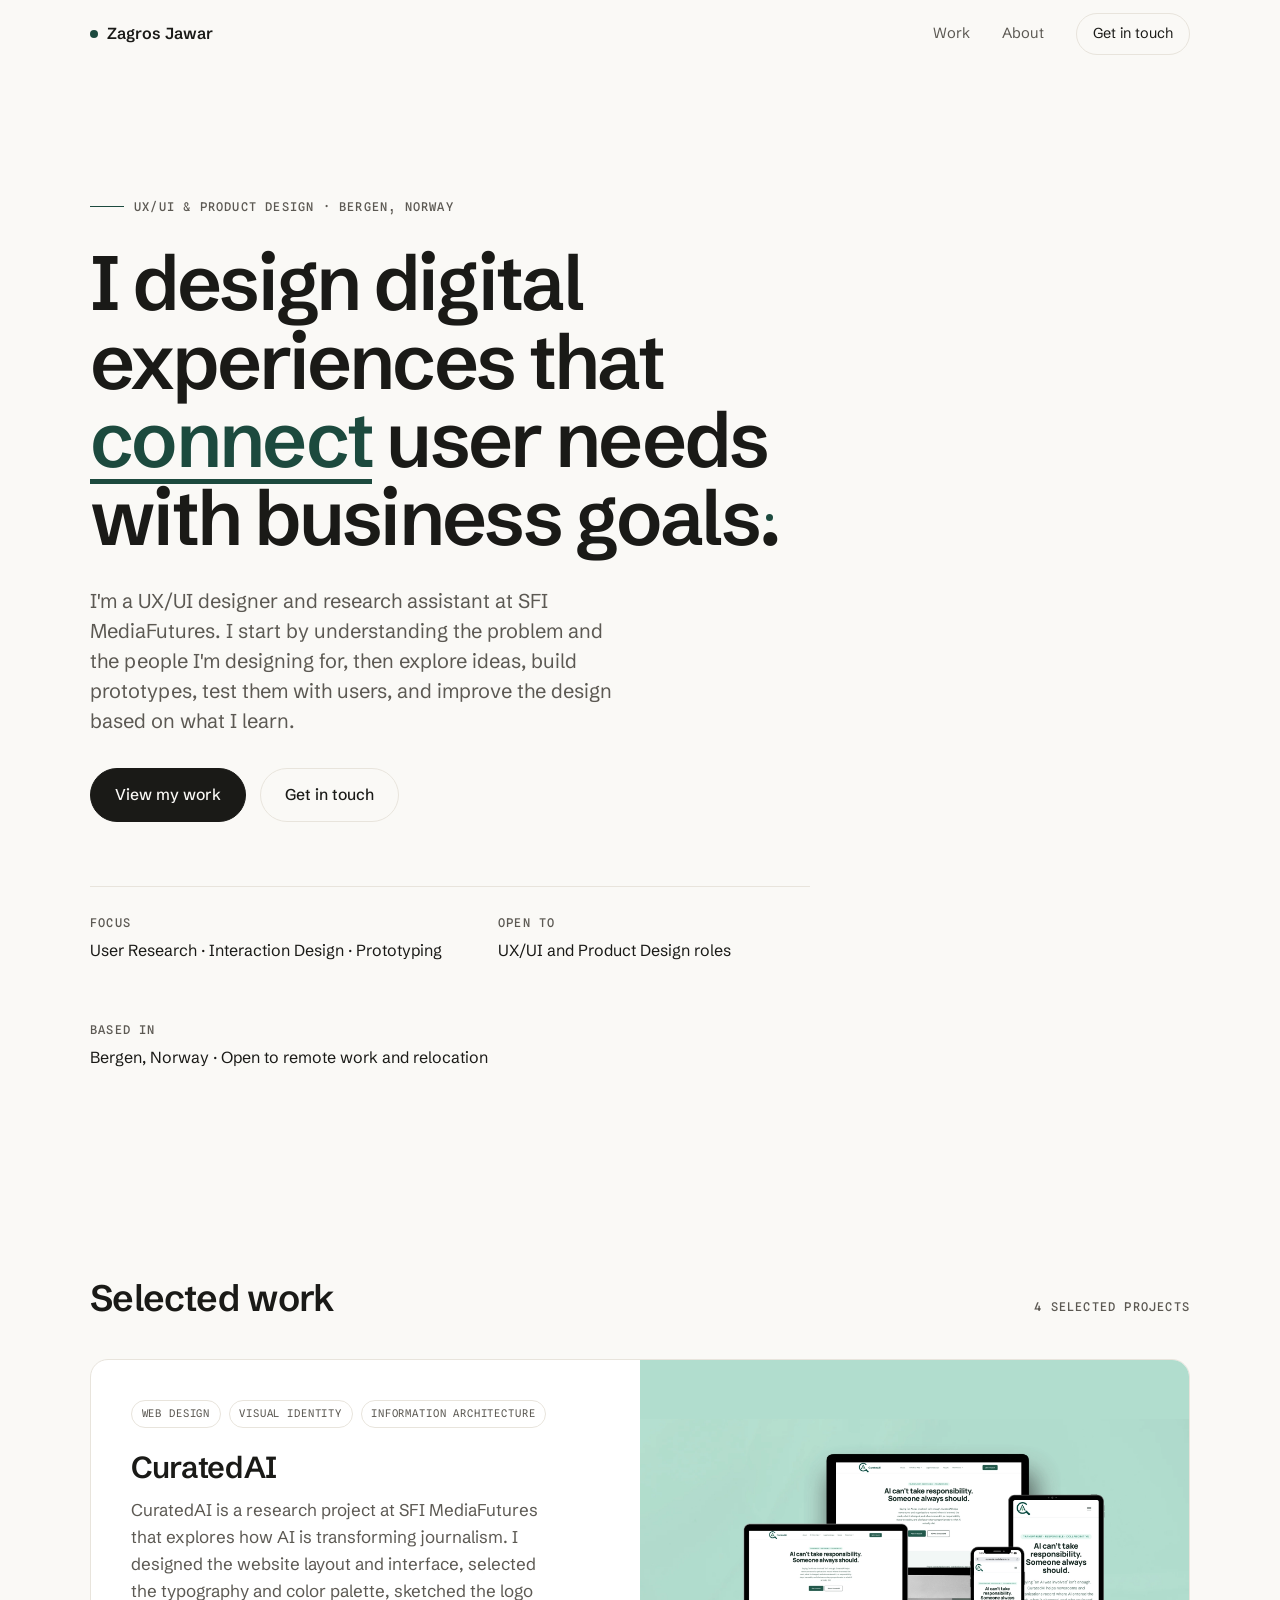
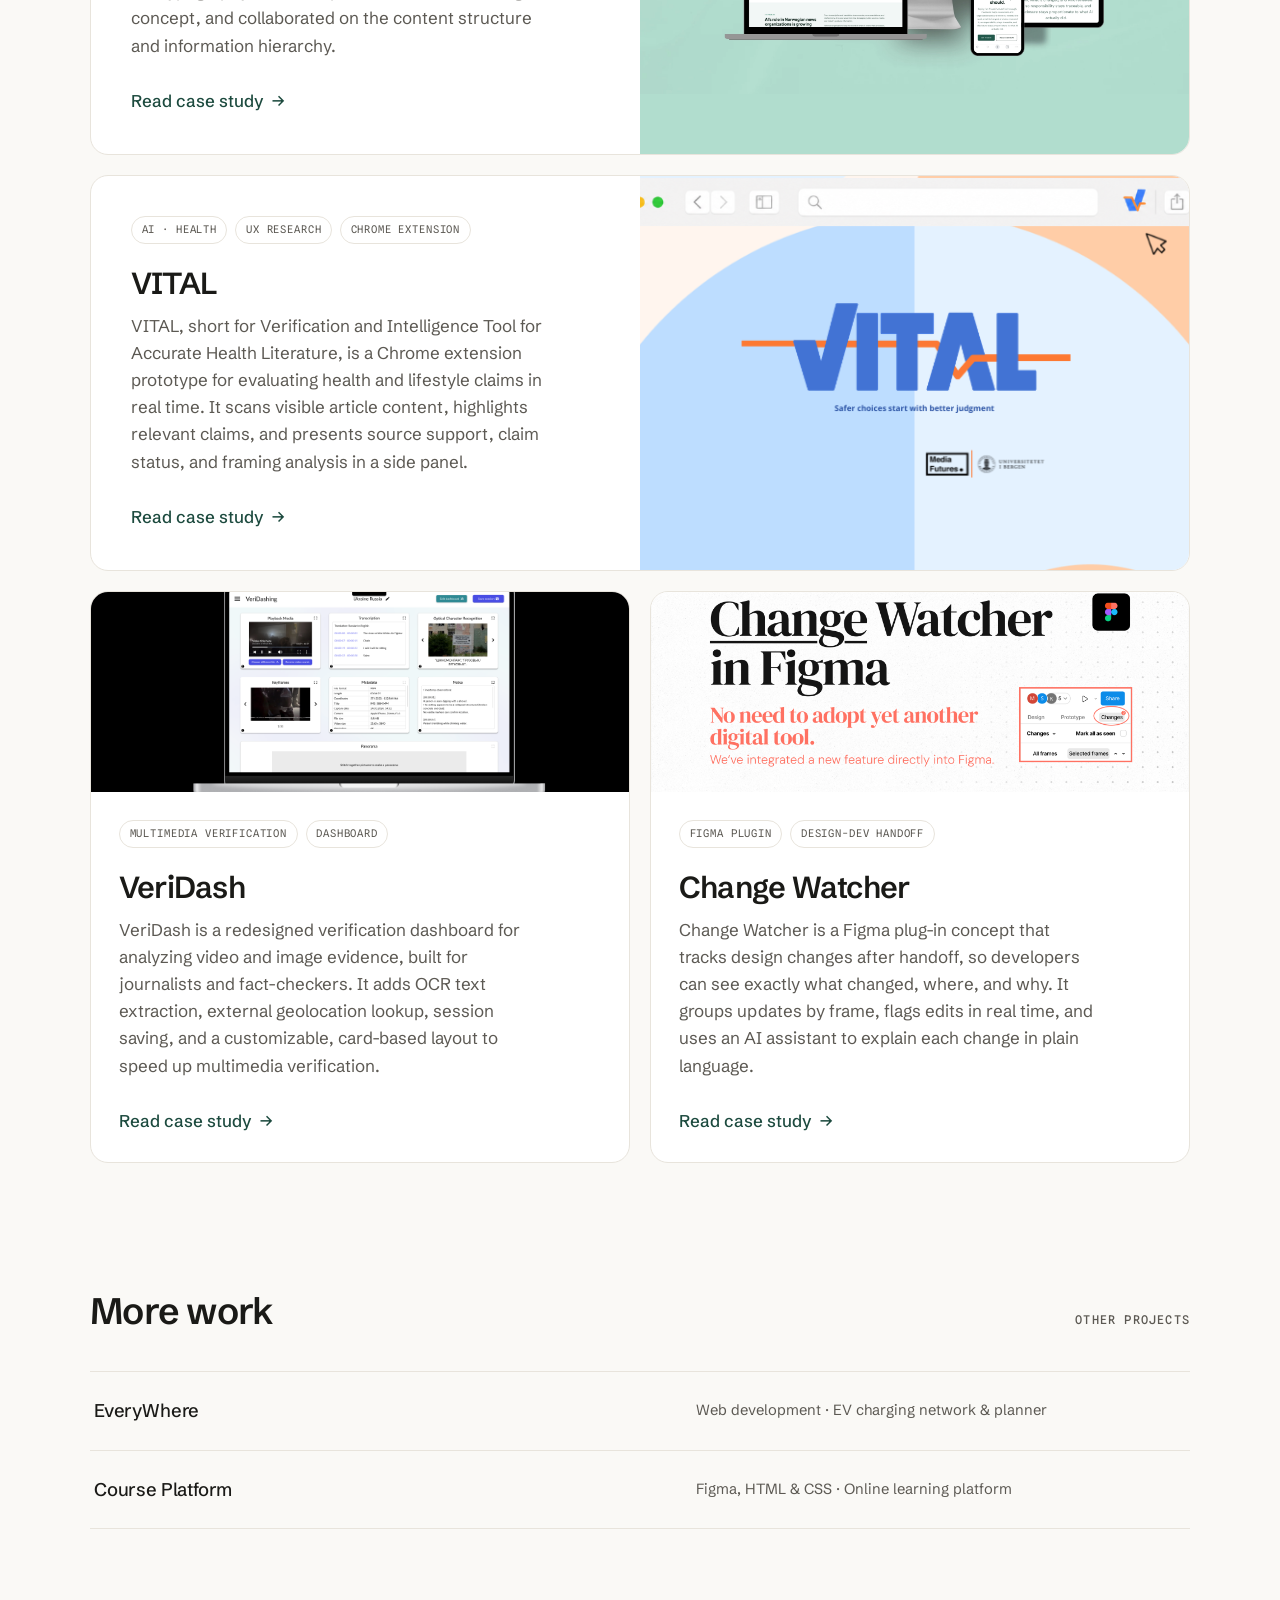
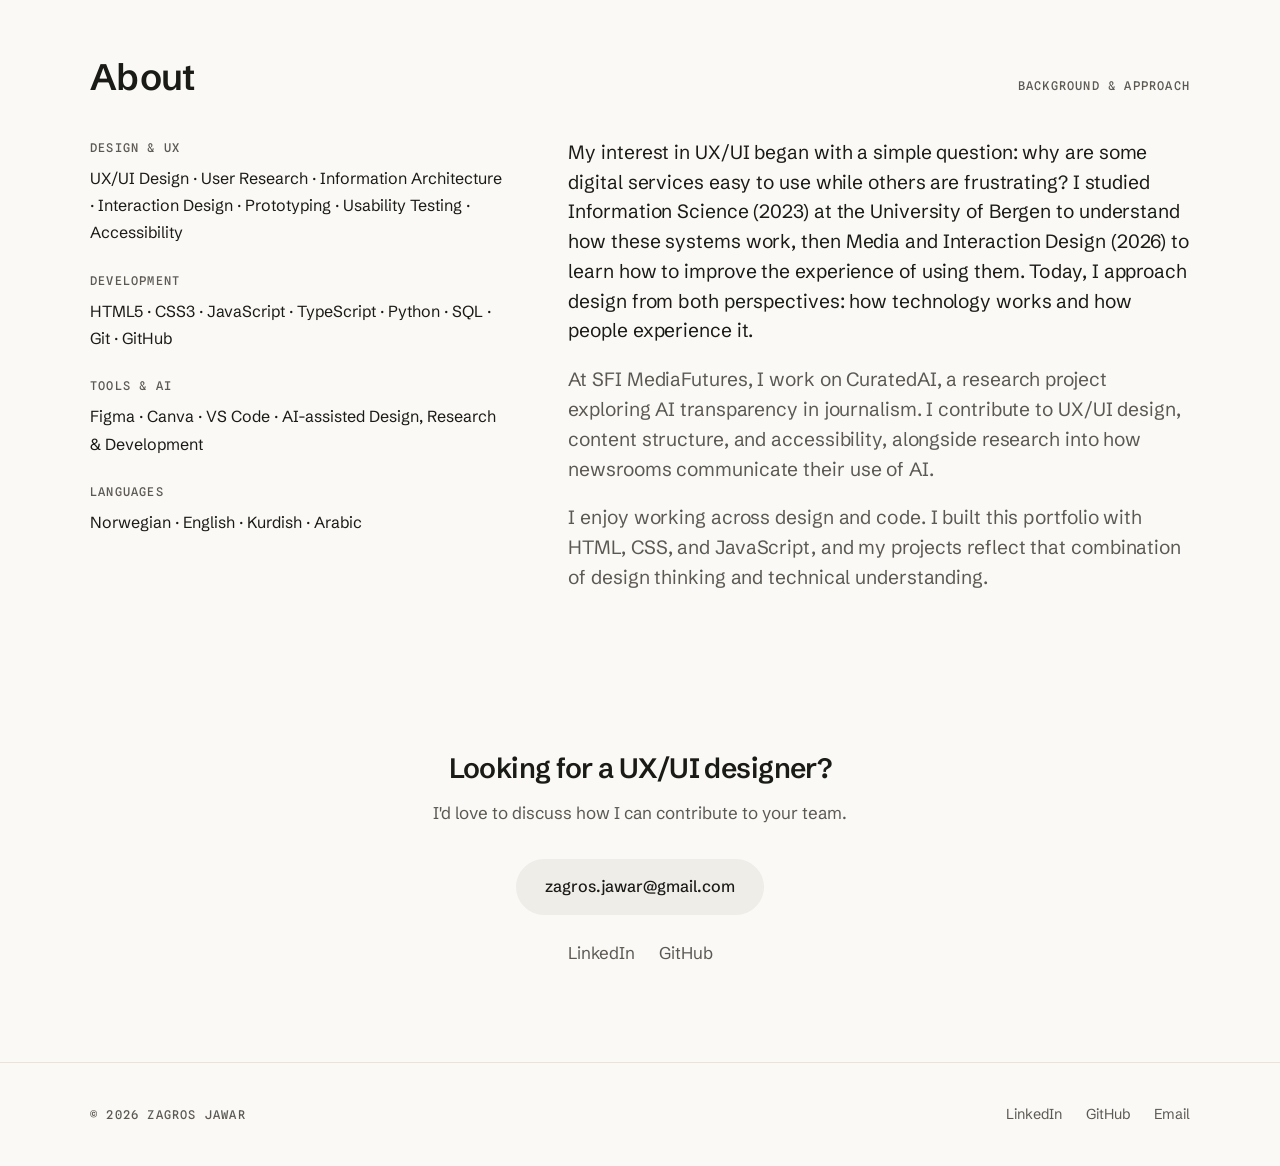
<file: index.html>
<!doctype html>
<html lang="en">
<head>
<meta charset="utf-8" />
<meta name="viewport" content="width=device-width, initial-scale=1" />
<title>Zagros Jawar | UX/UI Designer in Bergen, Norway</title>
<meta name="description" content="UX/UI designer and research assistant at SFI MediaFutures in Bergen, Norway. User research, interaction design and prototyping." />
<meta name="google-site-verification" content="dwCF56_gbh025luTzMiToba7HwPWc4qYYcBcVA9RwoA" />
<link rel="canonical" href="https://zagrosjawar.com/" />
<meta name="theme-color" content="#FAF9F6" />
<link rel="icon" href="/assets/img/favicon.svg" type="image/svg+xml" />

<meta property="og:type" content="website" />
<meta property="og:site_name" content="Zagros Jawar" />
<meta property="og:title" content="Zagros Jawar | UX/UI Designer in Bergen, Norway" />
<meta property="og:description" content="UX/UI designer and research assistant at SFI MediaFutures in Bergen, Norway. User research, interaction design and prototyping." />
<meta property="og:image" content="https://zagrosjawar.com/assets/img/og-preview.png" />
<meta property="og:image:alt" content="Zagros Jawar, UX/UI designer in Bergen, Norway" />
<meta property="og:url" content="https://zagrosjawar.com/" />
<meta name="twitter:card" content="summary_large_image" />

<script type="application/ld+json">
{
  "@context": "https://schema.org",
  "@type": "Person",
  "name": "Zagros Jawar",
  "jobTitle": "UX/UI Designer",
  "url": "https://zagrosjawar.com/",
  "image": "https://zagrosjawar.com/assets/img/og-preview.png",
  "address": { "@type": "PostalAddress", "addressLocality": "Bergen", "addressCountry": "NO" },
  "worksFor": { "@type": "Organization", "name": "SFI MediaFutures" },
  "alumniOf": { "@type": "CollegeOrUniversity", "name": "University of Bergen" },
  "sameAs": ["https://www.linkedin.com/in/zagrosjawar/", "https://github.com/zagrosjawar"]
}
</script>

<link rel="preconnect" href="https://fonts.googleapis.com">
<link rel="preconnect" href="https://fonts.gstatic.com" crossorigin>
<link href="https://fonts.googleapis.com/css2?family=Schibsted+Grotesk:wght@400;500;600;700&family=Spline+Sans+Mono:wght@500&display=swap" rel="stylesheet">

<link rel="stylesheet" href="assets/css/tokens.css">
<link rel="stylesheet" href="assets/css/nav.css">
<link rel="stylesheet" href="assets/css/hero.css">
<link rel="stylesheet" href="assets/css/work.css">
<link rel="stylesheet" href="assets/css/more-work.css">
<link rel="stylesheet" href="assets/css/about.css">
<link rel="stylesheet" href="assets/css/contact.css">
</head>
<body>
<a href="#main" class="skip-link">Skip to content</a>

<!-- ============================================================
     NAV
     ============================================================ -->
<nav class="nav" id="site-nav" aria-label="Main">
  <div class="nav-inner">
    <a href="#home" class="brand">
      <span class="brand-dot"></span>
      Zagros Jawar
    </a>

    <div class="nav-links">
      <a href="#work" class="nav-link">Work</a>
      <a href="#about" class="nav-link">About</a>
      <a href="#contact" class="nav-cta">Get in touch</a>
    </div>

    <button class="nav-menu-btn" id="nav-menu-btn" aria-label="Toggle menu" aria-expanded="false" aria-controls="nav-mobile-panel">MENU</button>
  </div>

  <div class="nav-mobile-panel" id="nav-mobile-panel">
    <a href="#work" class="h3">Work</a>
    <a href="#about" class="h3">About</a>
    <a href="#contact" class="btn btn-ghost" style="width:fit-content;">Get in touch</a>
  </div>
</nav>

<!-- ============================================================
     HERO
     ============================================================ -->
<main id="main">
<section class="hero" id="home">
  <div class="particle-field" id="hero-field" aria-hidden="true"></div>

  <div class="wrap">
    <div class="hero-container">

      <div class="hero-eyebrow">
        <span class="line"></span>
        <span class="mono-label">UX/UI &amp; PRODUCT DESIGN · BERGEN, NORWAY</span>
      </div>

     <h1 class="h1 hero-h1" id="hero-h1">
       I design digital experiences that
       <span class="mark">connect<span class="underline"></span></span>
       user needs with business goals<span class="period" id="hero-period">.</span>
     </h1>

      <p class="body-large hero-sub">
          I'm a UX/UI designer and research assistant at SFI MediaFutures. I start by understanding the problem and the people I'm designing for, then explore ideas, build prototypes, test them with users, and improve the design based on what I learn.
      </p>
      <div class="hero-actions">
        <a href="#work" class="btn btn-primary">View my work</a>
        <a href="#contact" class="btn btn-ghost">Get in touch</a>
      </div>

      <div class="hero-meta">
        <div class="hero-meta-item">
          <span class="mono-label">FOCUS</span>
          <span class="v">User Research · Interaction Design · Prototyping</span>
        </div>
        <div class="hero-meta-item">
          <span class="mono-label">OPEN TO</span>
          <span class="v">UX/UI and Product Design roles</span>
        </div>
        <div class="hero-meta-item">
          <span class="mono-label">BASED IN</span>
          <span class="v">Bergen, Norway · Open to remote work and relocation</span>
        </div>
      </div>

    </div>
  </div>
</section>

<!-- ============================================================
     WORK
     ============================================================ -->
<section class="section" id="work">
  <div class="wrap">

    <div class="sec-head">
      <h2 class="h2">Selected work</h2>
      <span class="mono-label">4 SELECTED PROJECTS</span>
    </div>

    <div class="work-grid">
      <a href="work/curatedai.html" class="case-card case-featured">
        <div class="case-body">
          <div class="case-tags">
            <span class="tag">Web Design</span>
            <span class="tag">Visual Identity</span>
            <span class="tag">Information Architecture</span>
          </div>
          <h3 class="h3 case-title">CuratedAI</h3>
          <p class="case-desc">
            CuratedAI is a research project at SFI MediaFutures that explores how AI is transforming journalism. I designed the website layout and interface, selected the typography and color palette, sketched the logo concept, and collaborated on the content structure and information hierarchy.
          </p>
          <span class="case-link">Read case study <span class="arrow">→</span></span>
        </div>
        <div class="case-visual" id="curatedai-visual" role="img" aria-label="CuratedAI website homepage"></div>
      </a>
      <a href="work/vital.html" class="case-card case-featured">
        <div class="case-body">
          <div class="case-tags">
            <span class="tag">AI · Health</span>
            <span class="tag">UX Research</span>
            <span class="tag">Chrome Extension</span>
          </div>
          <h3 class="h3 case-title">VITAL</h3>
          <p class="case-desc">
            VITAL, short for Verification and Intelligence Tool for Accurate Health Literature, is a Chrome extension prototype for evaluating health and lifestyle claims in real time. It scans visible article content, highlights relevant claims, and presents source support, claim status, and framing analysis in a side panel.
          </p>
          <span class="case-link">Read case study <span class="arrow">→</span></span>
        </div>
        <div class="case-visual" id="vital-visual"></div>
      </a>
    </div>

    <div class="work-grid-2">
      <a href="work/veridash.html" class="case-card case-sm">
        <div class="case-visual sm" id="veridash-visual"></div>
        <div class="case-body">
          <div class="case-tags">
            <span class="tag">Multimedia Verification</span>
            <span class="tag">Dashboard</span>
          </div>
          <h3 class="h3 case-title">VeriDash</h3>
          <p class="case-desc">
            VeriDash is a redesigned verification dashboard for analyzing video and image evidence, built for journalists and fact-checkers. It adds OCR text extraction, external geolocation lookup, session saving, and a customizable, card-based layout to speed up multimedia verification.
          </p>
          <span class="case-link">Read case study <span class="arrow">→</span></span>
        </div>
      </a>

      <a href="work/change-watcher.html" class="case-card case-sm">
        <div class="case-visual sm" id="changewatcher-visual"></div>
        <div class="case-body">
          <div class="case-tags">
            <span class="tag">Figma Plugin</span>
            <span class="tag">Design-Dev Handoff</span>
          </div>
          <h3 class="h3 case-title">Change Watcher</h3>
          <p class="case-desc">
            Change Watcher is a Figma plug-in concept that tracks design changes after handoff, so developers can see exactly what changed, where, and why. It groups updates by frame, flags edits in real time, and uses an AI assistant to explain each change in plain language.
          </p>
          <span class="case-link">Read case study <span class="arrow">→</span></span>
        </div>
      </a>
    </div>

  </div>
</section>

<!-- ============================================================
     MORE WORK
     ============================================================ -->
<section class="section">
  <div class="wrap">

    <div class="sec-head">
      <h2 class="h2">More work</h2>
      <span class="mono-label">OTHER PROJECTS</span>
    </div>

    <div class="index-list">
      <a href="work/everywhere.html" class="index-row">
        <span class="it">EveryWhere</span>
        <span class="id">Web development · EV charging network &amp; planner</span>
        <span class="ia">View →</span>
      </a>
      <a href="work/course-platform.html" class="index-row">
        <span class="it">Course Platform</span>
        <span class="id">Figma, HTML &amp; CSS · Online learning platform</span>
        <span class="ia">View →</span>
      </a>
    </div>

  </div>
</section>

<!-- ============================================================
     ABOUT
     ============================================================ -->
<section class="section" id="about">
  <div class="wrap">

    <div class="sec-head">
      <h2 class="h2">About</h2>
      <span class="mono-label">BACKGROUND &amp; APPROACH</span>
    </div>

    <div class="about-body">


     <div class="about-skills">
       <div class="skill-group">
         <span class="mono-label">DESIGN &amp; UX</span>
         <p>UX/UI Design · User Research · Information Architecture · Interaction Design · Prototyping · Usability Testing · Accessibility</p>
       </div>
     
       <div class="skill-group">
         <span class="mono-label">DEVELOPMENT</span>
         <p>HTML5 · CSS3 · JavaScript · TypeScript · Python · SQL · Git · GitHub</p>
       </div>
     
       <div class="skill-group">
         <span class="mono-label">TOOLS &amp; AI</span>
         <p>Figma · Canva · VS Code · AI-assisted Design, Research & Development</p>
       </div>
     
       <div class="skill-group">
         <span class="mono-label">LANGUAGES</span>
         <p>Norwegian · English · Kurdish · Arabic</p>
       </div>
     </div>


      
     <div class="about-bio">
       <p>
         My interest in UX/UI began with a simple question: why are some
         digital services easy to use while others are frustrating?
         I studied Information Science (2023) at the University of Bergen
         to understand how these systems work, then Media and Interaction
         Design (2026) to learn how to improve the experience of using
         them. Today, I approach design from both perspectives: how
         technology works and how people experience it.
       </p>
     
       <p>
         At SFI MediaFutures, I work on CuratedAI, a research project
         exploring AI transparency in journalism. I contribute to
         UX/UI design, content structure, and accessibility, alongside
         research into how newsrooms communicate their use of AI.
       </p>
     
       <p>
         I enjoy working across design and code. I built this portfolio
         with HTML, CSS, and JavaScript, and my projects reflect that
         combination of design thinking and technical understanding.
       </p>
     </div>


    </div>

  </div>
</section>

<!-- ============================================================
     CONTACT + FOOTER
     ============================================================ -->
<section class="contact wrap" id="contact">
  <h2 class="h2 contact-heading">Looking for a UX/UI designer?</h2>
  <p class="contact-sub">I'd love to discuss how I can contribute to your team.</p>

  <div class="contact-actions">
    <a href="mailto:zagros.jawar@gmail.com" class="btn btn-primary">zagros.jawar@gmail.com</a>
  </div>

  <div class="contact-social">
    <a href="https://www.linkedin.com/in/zagrosjawar/" target="_blank" rel="noopener">LinkedIn</a>
    <a href="https://github.com/zagrosjawar" target="_blank" rel="noopener">GitHub</a>
  </div>
</section>
</main>

<footer>
  <div class="wrap foot-inner">
    <span class="mono-label">© 2026 ZAGROS JAWAR</span>
    <div class="foot-links">
      <a href="https://www.linkedin.com/in/zagrosjawar/" target="_blank" rel="noopener">LinkedIn</a>
      <a href="https://github.com/zagrosjawar" target="_blank" rel="noopener">GitHub</a>
      <a href="mailto:zagros.jawar@gmail.com">Email</a>
    </div>
  </div>
</footer>

<script src="assets/js/nav.js"></script>
<script src="assets/js/hero.js"></script>
</body>
</html>
</file>
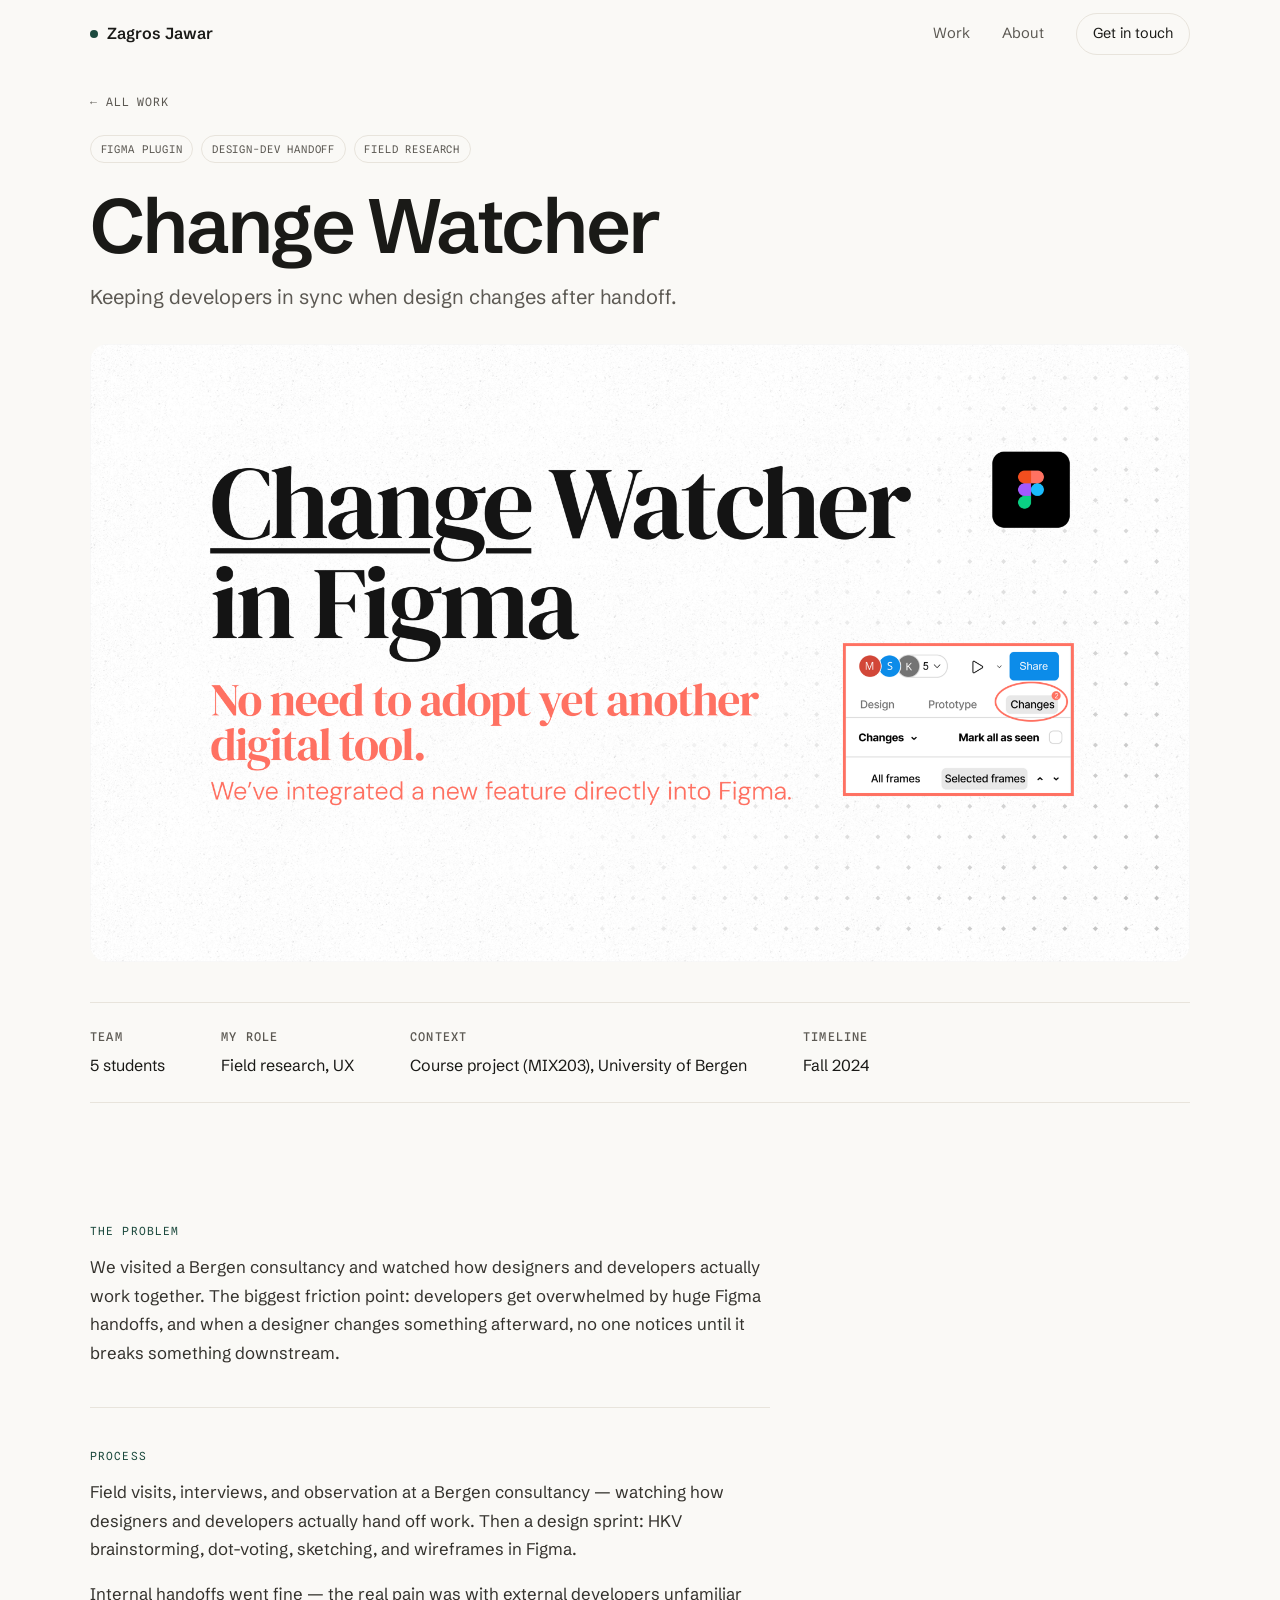
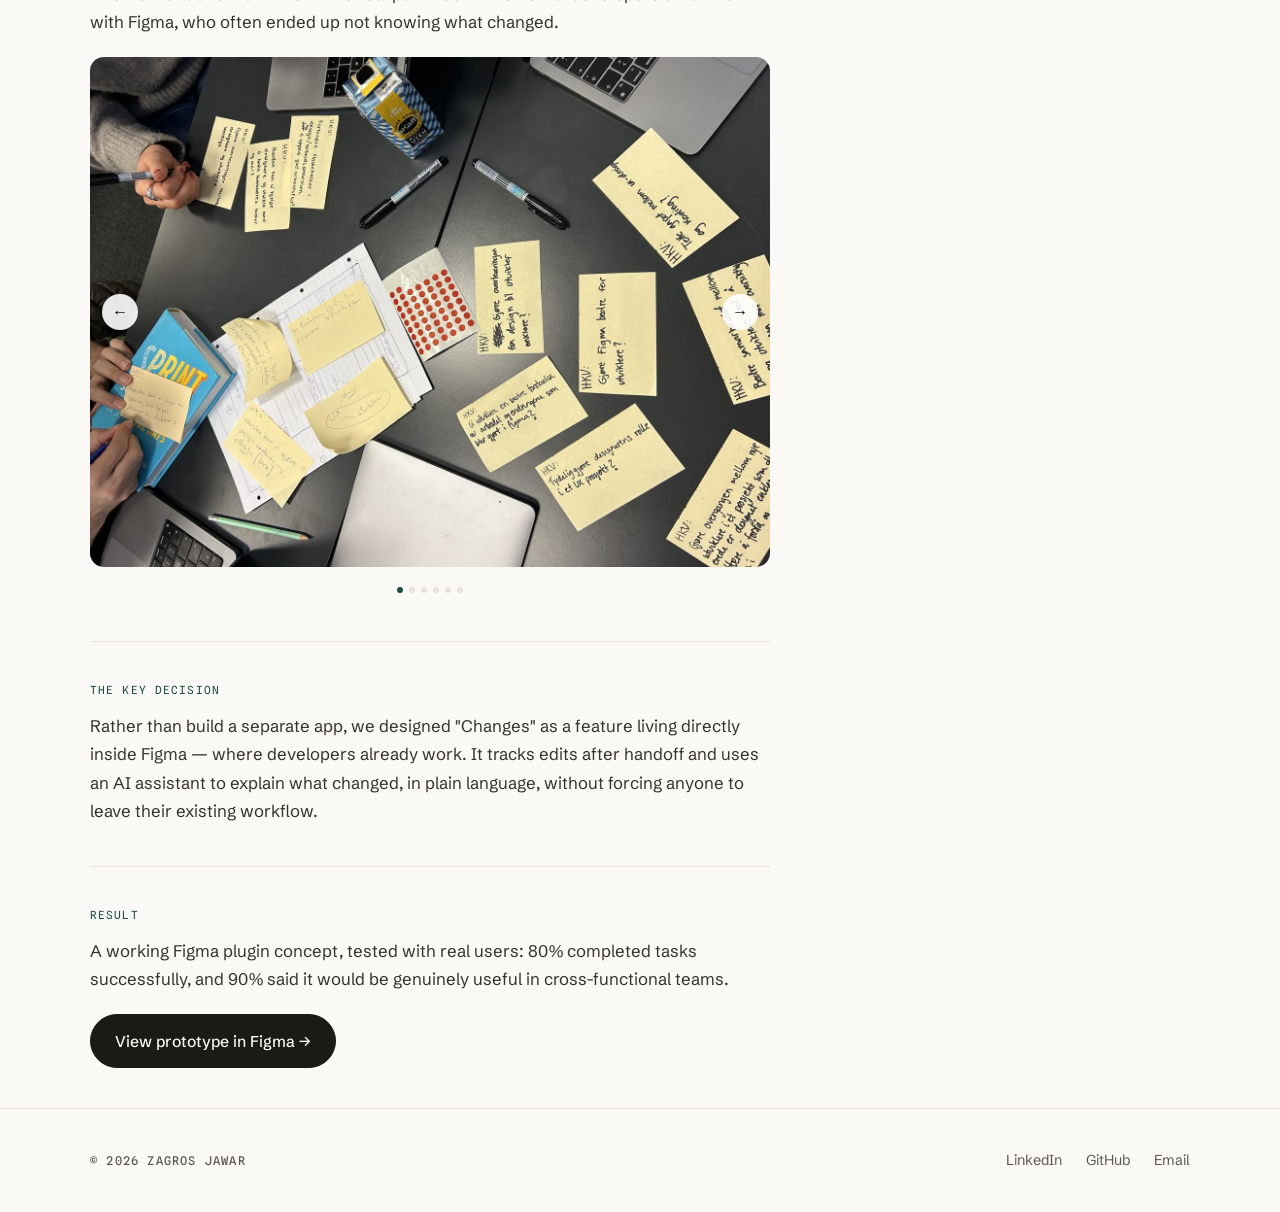
<file: work/change-watcher.html>
<!doctype html>
<html lang="en">
<head>
<meta charset="utf-8" />
<meta name="viewport" content="width=device-width, initial-scale=1" />
<title>Change Watcher — Figma Plugin UX Case Study | Zagros Jawar</title>
<meta name="description" content="Change Watcher is a Figma plug-in concept that tracks design changes after handoff, so developers always know what changed and why." />
<link rel="canonical" href="https://zagrosjawar.com/work/change-watcher.html" />
<meta name="theme-color" content="#FAF9F6" />
<link rel="icon" href="/assets/img/favicon.svg" type="image/svg+xml" />
<meta property="og:type" content="article" />
<meta property="og:site_name" content="Zagros Jawar" />
<meta property="og:title" content="Change Watcher — Figma Plugin UX Case Study | Zagros Jawar" />
<meta property="og:description" content="Change Watcher is a Figma plug-in concept that tracks design changes after handoff, so developers always know what changed and why." />
<meta property="og:image" content="https://zagrosjawar.com/assets/img/og-preview.png" />
<meta property="og:url" content="https://zagrosjawar.com/work/change-watcher.html" />
<meta name="twitter:card" content="summary_large_image" />

<link rel="preconnect" href="https://fonts.googleapis.com">
<link rel="preconnect" href="https://fonts.gstatic.com" crossorigin>
<link href="https://fonts.googleapis.com/css2?family=Schibsted+Grotesk:wght@400;500;600;700&family=Spline+Sans+Mono:wght@500&display=swap" rel="stylesheet">

<link rel="stylesheet" href="../assets/css/tokens.css">
<link rel="stylesheet" href="../assets/css/nav.css">
<link rel="stylesheet" href="../assets/css/case-study.css">
<link rel="stylesheet" href="../assets/css/contact.css">
</head>
<body>

<!-- NAV -->
<nav class="nav" id="site-nav">
  <div class="nav-inner">
    <a href="../index.html#home" class="brand">
      <span class="brand-dot"></span>
      Zagros Jawar
    </a>
    <div class="nav-links">
      <a href="../index.html#work" class="nav-link">Work</a>
      <a href="../index.html#about" class="nav-link">About</a>
      <a href="../index.html#contact" class="nav-cta">Get in touch</a>
    </div>
    <button class="nav-menu-btn" id="nav-menu-btn">MENU</button>
  </div>
  <div class="nav-mobile-panel">
    <a href="../index.html#work" class="h3">Work</a>
    <a href="../index.html#about" class="h3">About</a>
    <a href="../index.html#contact" class="btn btn-ghost" style="width:fit-content;">Get in touch</a>
  </div>
</nav>

<div class="wrap">
  <a href="../index.html#work" class="back-link">← All work</a>
</div>

<!-- HERO -->
<header class="cs-hero wrap">
  <div class="cs-tags">
    <span class="tag">Figma Plugin</span>
    <span class="tag">Design-Dev Handoff</span>
    <span class="tag">Field Research</span>
  </div>
  <h1 class="h1 cs-title">Change Watcher</h1>
  <p class="body-large cs-tagline">Keeping developers in sync when design changes after handoff.</p>

  <div class="cs-video-wrap">
    <img src="../assets/img/change-watcher-cover.png" alt="Change Watcher — Figma plugin concept" style="width:100%;height:100%;object-fit:cover;display:block;">
  </div>

  <div class="cs-facts">
    <div class="cs-fact"><span class="mono-label">TEAM</span><span class="v">5 students</span></div>
    <div class="cs-fact"><span class="mono-label">MY ROLE</span><span class="v">Field research, UX</span></div>
    <div class="cs-fact"><span class="mono-label">CONTEXT</span><span class="v">Course project (MIX203), University of Bergen</span></div>
    <div class="cs-fact"><span class="mono-label">TIMELINE</span><span class="v">Fall 2024</span></div>
  </div>
</header>

<div class="wrap">
  <div class="cs-body">

    <section class="cs-block">
      <span class="cs-step">The problem</span>
      <p>We visited a Bergen consultancy and watched how designers and developers actually work together. The biggest friction point: developers get overwhelmed by huge Figma handoffs, and when a designer changes something afterward, no one notices until it breaks something downstream.</p>
    </section>

    <section class="cs-block">
      <span class="cs-step">Process</span>
      <p>Field visits, interviews, and observation at a Bergen consultancy — watching how designers and developers actually hand off work. Then a design sprint: HKV brainstorming, dot-voting, sketching, and wireframes in Figma.</p>
      <p>Internal handoffs went fine — the real pain was with external developers unfamiliar with Figma, who often ended up not knowing what changed.</p>

      <div class="cs-carousel" data-captions="['HKV brainstorming — naming the real problems','Dot-voting to find the strongest direction','Sketching the first concepts',Refining the idea together','Storyboarding the AI-assistant flow','Wireframing the Figma plugin']">
        <div class="cs-carousel-track">
          <img src="../assets/img/change-watcher-sprint/sprint-01-brainstorm.jpeg" alt="HKV brainstorming sticky notes">
          <img src="../assets/img/change-watcher-sprint/sprint-02-voting.jpeg" alt="Dot-voting on ideas">
          <img src="../assets/img/change-watcher-sprint/sprint-03-sketching.jpeg" alt="Sketching concepts">
          <img src="../assets/img/change-watcher-sprint/sprint-04-sketching-blurred.jpeg" alt="Team sketching together">
          <img src="../assets/img/change-watcher-sprint/sprint-05-storyboard.jpeg" alt="Storyboard sketch of the AI assistant flow">
          <img src="../assets/img/change-watcher-sprint/sprint-06-wireframes.jpeg" alt="Wireframes of the Figma plugin">
        </div>
        <button class="cs-carousel-nav prev">←</button>
        <button class="cs-carousel-nav next">→</button>
      </div>
      <div class="cs-carousel-dots">
        <span class="active"></span><span></span><span></span><span></span><span></span><span></span>
      </div>
      <p class="cs-carousel-caption"></p>
    </section>

    <section class="cs-block">
      <span class="cs-step">The key decision</span>
      <p>Rather than build a separate app, we designed "Changes" as a feature living directly inside Figma — where developers already work. It tracks edits after handoff and uses an AI assistant to explain what changed, in plain language, without forcing anyone to leave their existing workflow.</p>
    </section>

    <section class="cs-block">
      <span class="cs-step">Result</span>
      <p>A working Figma plugin concept, tested with real users: 80% completed tasks successfully, and 90% said it would be genuinely useful in cross-functional teams.</p>
      <div class="cs-actions">
        <a href="https://www.figma.com/proto/aFWCY00CizxrPPe1Hkc91k/MIX-203-Autumn2024-%7C-Module-3-%7C-Change-Watcher-Project---?page-id=0%3A1&node-id=120-1605&node-type=frame&viewport=252%2C151%2C0.1&t=bekOn1ahnD8Ai2rG-1&scaling=scale-down&content-scaling=fixed&starting-point-node-id=96%3A1124&desktop-link-click-timestamp=1789326959688&desktop-ul-exp-bucket=po" class="btn btn-primary">View prototype in Figma →</a>
      </div>
    </section>

  </div>
</div>

<!-- FOOTER -->
<footer>
  <div class="wrap foot-inner">
    <span class="mono-label">© 2026 ZAGROS JAWAR</span>
    <div class="foot-links">
      <a href="https://www.linkedin.com/in/zagrosjawar/" target="_blank" rel="noopener">LinkedIn</a>
      <a href="https://github.com/zagrosjawar" target="_blank" rel="noopener">GitHub</a>
      <a href="mailto:zagros.jawar@gmail.com">Email</a>
    </div>
  </div>
</footer>

<script src="../assets/js/nav.js"></script>
<script src="../assets/js/carousel.js"></script>
</body>
</html>
</file>
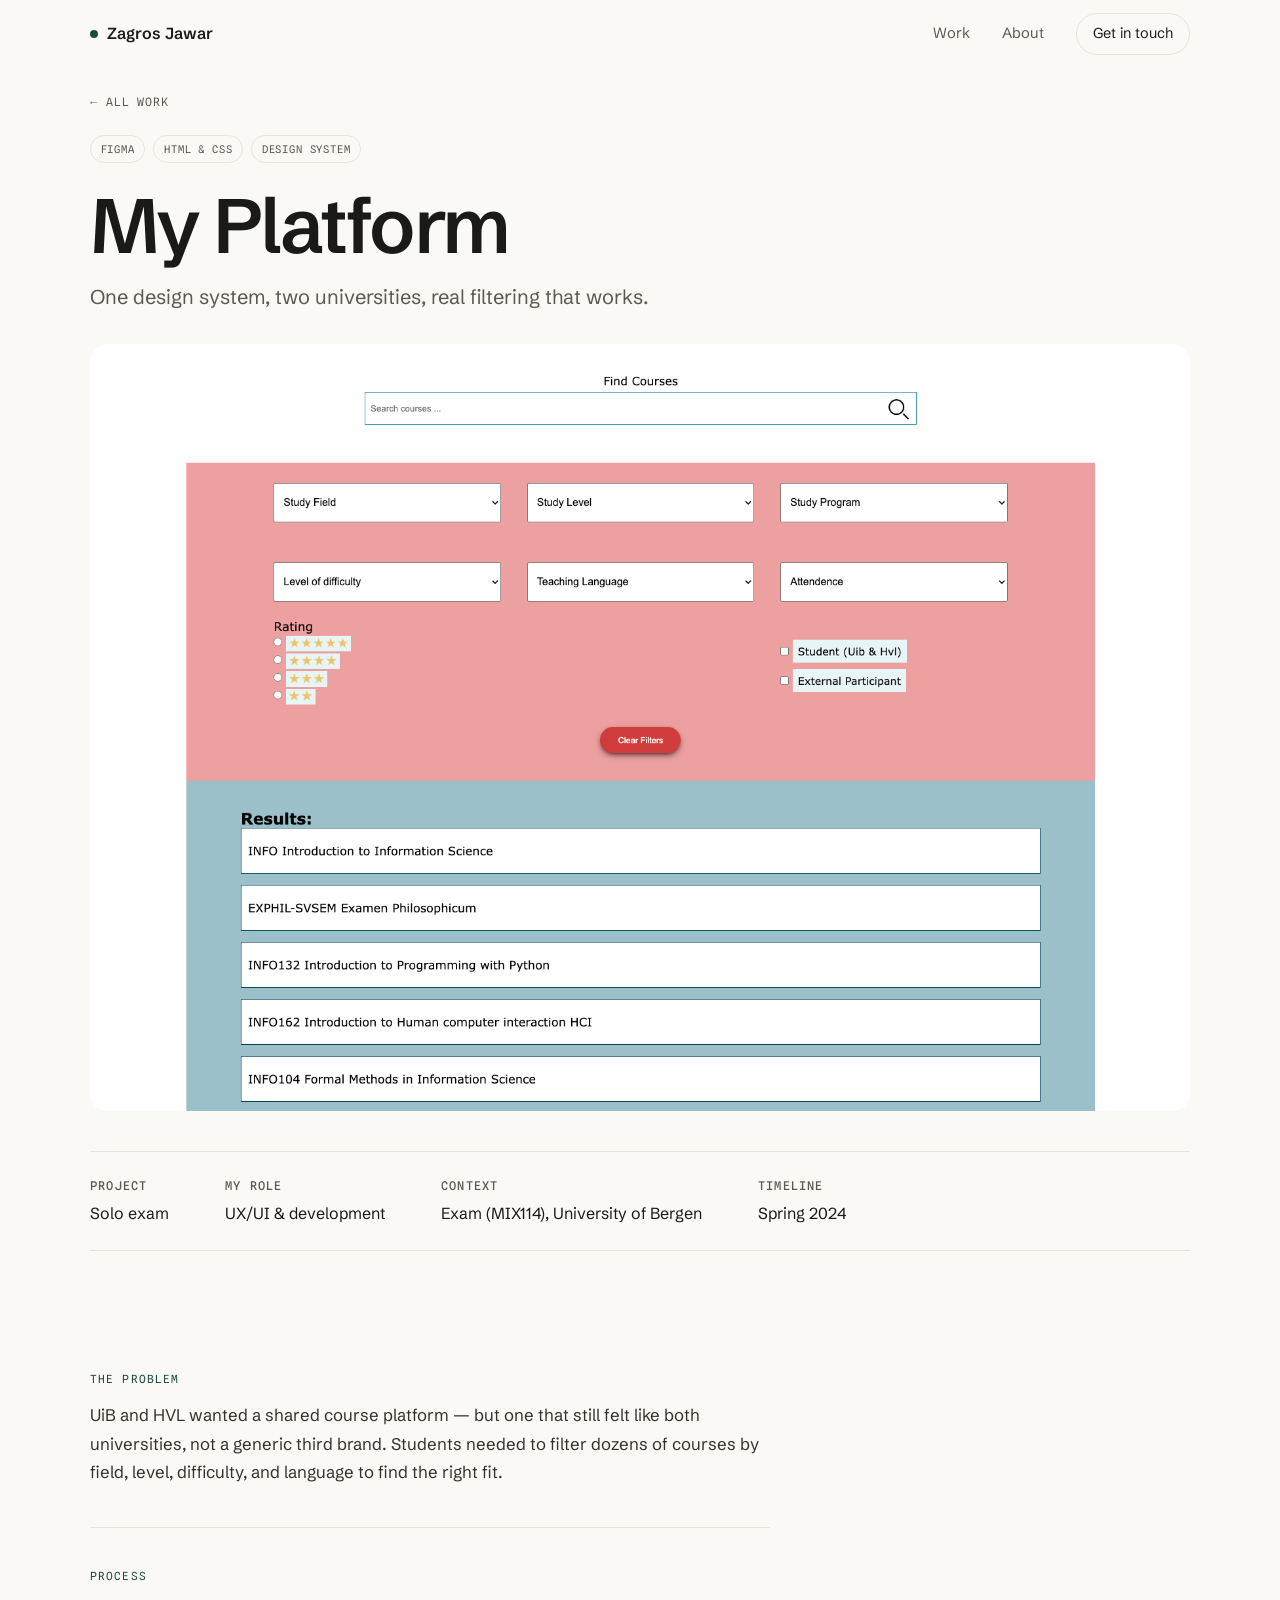
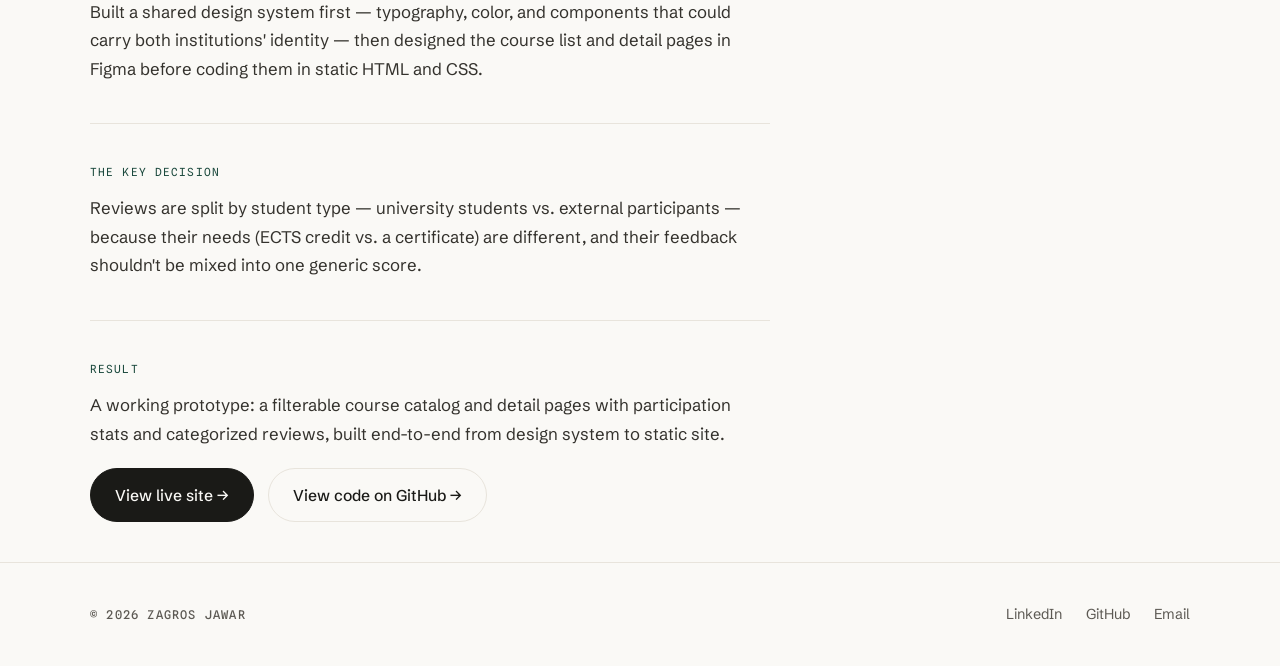
<file: work/course-platform.html>
<!doctype html>
<html lang="en">
<head>
<meta charset="utf-8" />
<meta name="viewport" content="width=device-width, initial-scale=1" />
<title>My Platform | Zagros Jawar</title>
<meta name="description" content="A shared online-learning platform concept for UiB and HVL: a filterable course catalog designed in Figma and built as a static HTML/CSS site." />
<link rel="canonical" href="https://zagrosjawar.com/work/course-platform.html" />
<meta name="theme-color" content="#FAF9F6" />
<link rel="icon" href="/assets/img/favicon.svg" type="image/svg+xml" />
<meta property="og:type" content="article" />
<meta property="og:site_name" content="Zagros Jawar" />
<meta property="og:title" content="My Platform | Zagros Jawar" />
<meta property="og:description" content="A shared online-learning platform concept for UiB and HVL: a filterable course catalog designed in Figma and built as a static HTML/CSS site." />
<meta property="og:image" content="https://zagrosjawar.com/assets/img/og-preview.png" />
<meta property="og:url" content="https://zagrosjawar.com/work/course-platform.html" />
<meta name="twitter:card" content="summary_large_image" />

<link rel="preconnect" href="https://fonts.googleapis.com">
<link rel="preconnect" href="https://fonts.gstatic.com" crossorigin>
<link href="https://fonts.googleapis.com/css2?family=Schibsted+Grotesk:wght@400;500;600;700&family=Spline+Sans+Mono:wght@500&display=swap" rel="stylesheet">

<link rel="stylesheet" href="../assets/css/tokens.css">
<link rel="stylesheet" href="../assets/css/nav.css">
<link rel="stylesheet" href="../assets/css/case-study.css">
<link rel="stylesheet" href="../assets/css/contact.css">
</head>
<body>

<!-- NAV -->
<nav class="nav" id="site-nav">
  <div class="nav-inner">
    <a href="../index.html#home" class="brand">
      <span class="brand-dot"></span>
      Zagros Jawar
    </a>
    <div class="nav-links">
      <a href="../index.html#work" class="nav-link">Work</a>
      <a href="../index.html#about" class="nav-link">About</a>
      <a href="../index.html#contact" class="nav-cta">Get in touch</a>
    </div>
    <button class="nav-menu-btn" id="nav-menu-btn">MENU</button>
  </div>
  <div class="nav-mobile-panel">
    <a href="../index.html#work" class="h3">Work</a>
    <a href="../index.html#about" class="h3">About</a>
    <a href="../index.html#contact" class="btn btn-ghost" style="width:fit-content;">Get in touch</a>
  </div>
</nav>

<div class="wrap">
  <a href="../index.html#work" class="back-link">← All work</a>
</div>

<!-- HERO -->
<header class="cs-hero wrap">
  <div class="cs-tags">
    <span class="tag">Figma</span>
    <span class="tag">HTML &amp; CSS</span>
    <span class="tag">Design System</span>
  </div>
  <h1 class="h1 cs-title">My Platform</h1>
  <p class="body-large cs-tagline">One design system, two universities, real filtering that works.</p>

  <div class="cs-video-wrap" style="aspect-ratio:1678/1170;">
    <img src="../assets/img/course-platform-cover.png" alt="My Platform course filtering interface" style="width:100%;height:100%;object-fit:cover;display:block;">
  </div>

  <div class="cs-facts">
    <div class="cs-fact"><span class="mono-label">PROJECT</span><span class="v">Solo exam</span></div>
    <div class="cs-fact"><span class="mono-label">MY ROLE</span><span class="v">UX/UI &amp; development</span></div>
    <div class="cs-fact"><span class="mono-label">CONTEXT</span><span class="v">Exam (MIX114), University of Bergen</span></div>
    <div class="cs-fact"><span class="mono-label">TIMELINE</span><span class="v">Spring 2024</span></div>
  </div>
</header>

<div class="wrap">
  <div class="cs-body">

    <section class="cs-block">
      <span class="cs-step">The problem</span>
      <p>UiB and HVL wanted a shared course platform — but one that still felt like both universities, not a generic third brand. Students needed to filter dozens of courses by field, level, difficulty, and language to find the right fit.</p>
    </section>

    <section class="cs-block">
      <span class="cs-step">Process</span>
      <p>Built a shared design system first — typography, color, and components that could carry both institutions' identity — then designed the course list and detail pages in Figma before coding them in static HTML and CSS.</p>
    </section>

    <section class="cs-block">
      <span class="cs-step">The key decision</span>
      <p>Reviews are split by student type — university students vs. external participants — because their needs (ECTS credit vs. a certificate) are different, and their feedback shouldn't be mixed into one generic score.</p>
    </section>

    <section class="cs-block">
      <span class="cs-step">Result</span>
      <p>A working prototype: a filterable course catalog and detail pages with participation stats and categorized reviews, built end-to-end from design system to static site.</p>
      <div class="cs-actions">
        <a href="https://zagrosjawar.github.io/my_platfrom_project/index.html" target="_blank" rel="noopener" class="btn btn-primary">View live site →</a>
        <a href="https://github.com/zagrosjawar/my_platfrom_project" target="_blank" rel="noopener" class="btn btn-ghost">View code on GitHub →</a>
      </div>
    </section>

  </div>
</div>

<!-- FOOTER -->
<footer>
  <div class="wrap foot-inner">
    <span class="mono-label">© 2026 ZAGROS JAWAR</span>
    <div class="foot-links">
      <a href="https://www.linkedin.com/in/zagrosjawar/" target="_blank" rel="noopener">LinkedIn</a>
      <a href="https://github.com/zagrosjawar" target="_blank" rel="noopener">GitHub</a>
      <a href="mailto:zagros.jawar@gmail.com">Email</a>
    </div>
  </div>
</footer>

<script src="../assets/js/nav.js"></script>
</body>
</html>
</file>
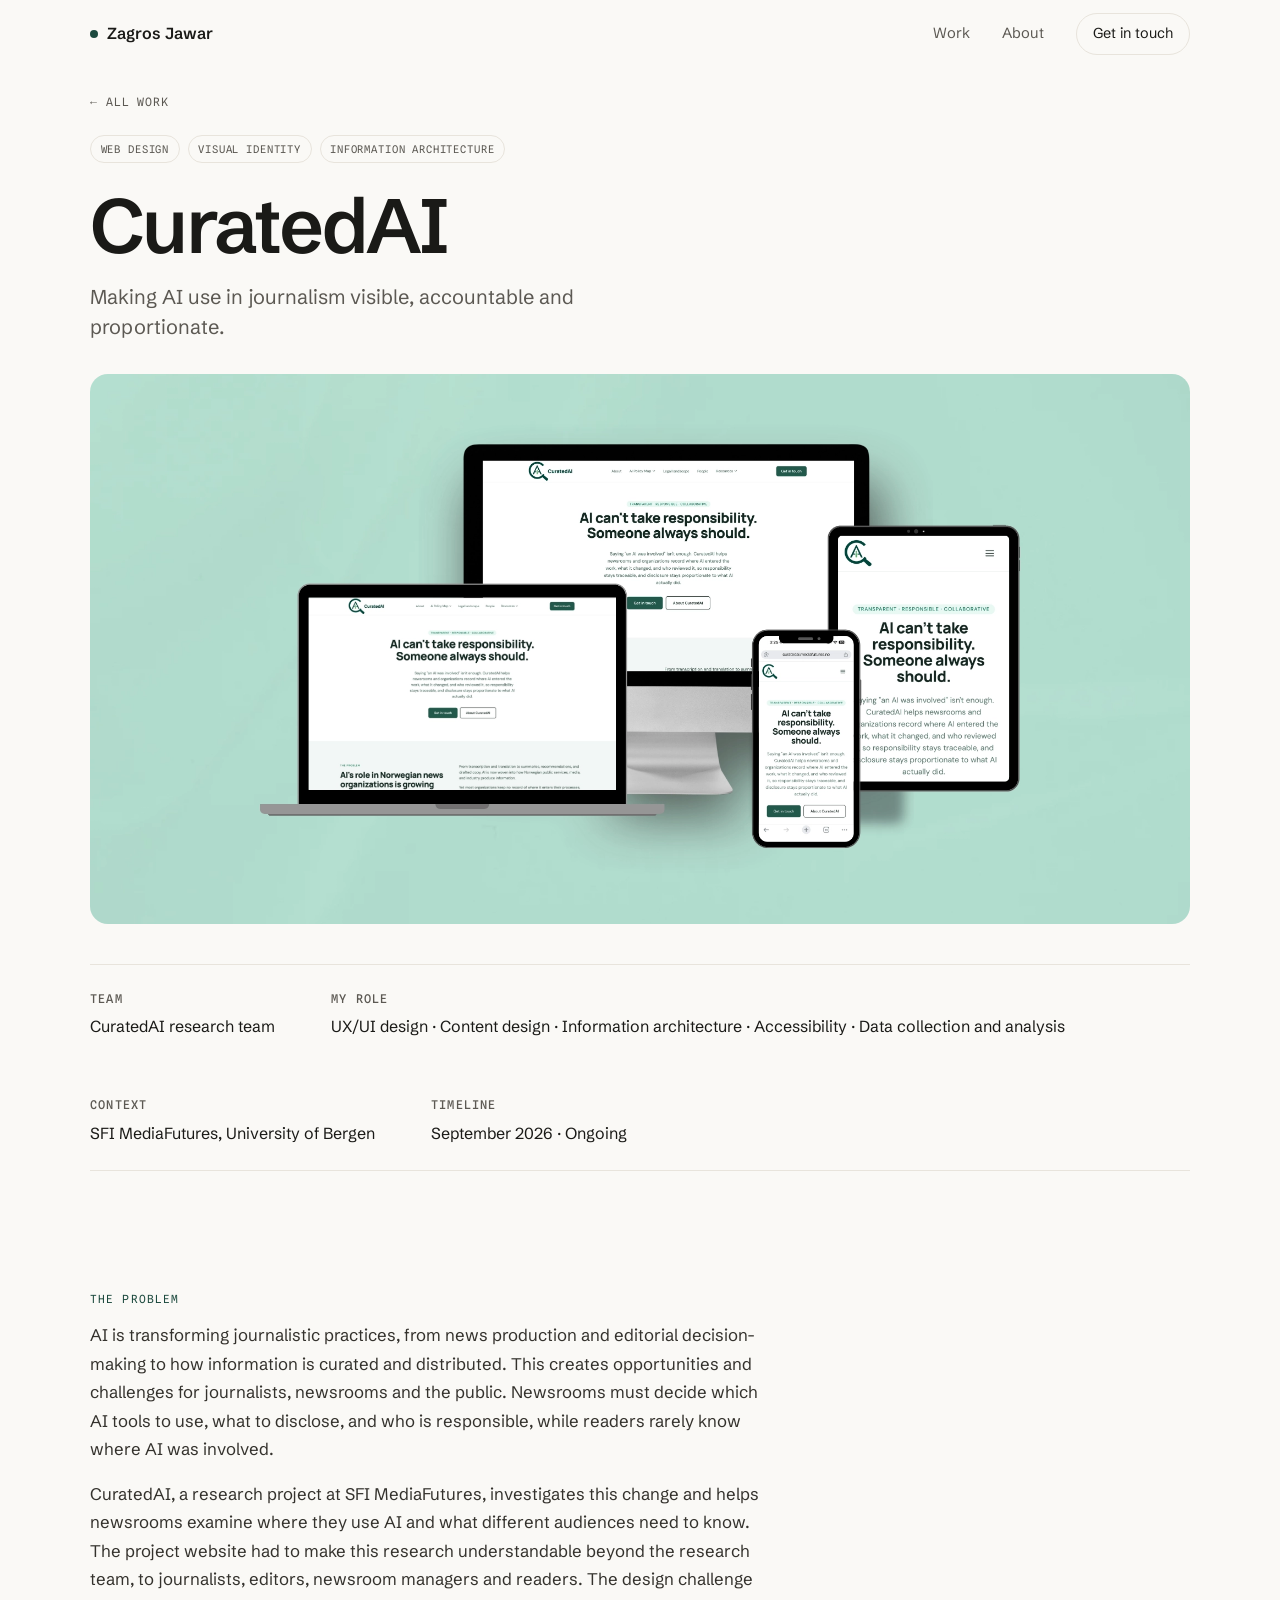
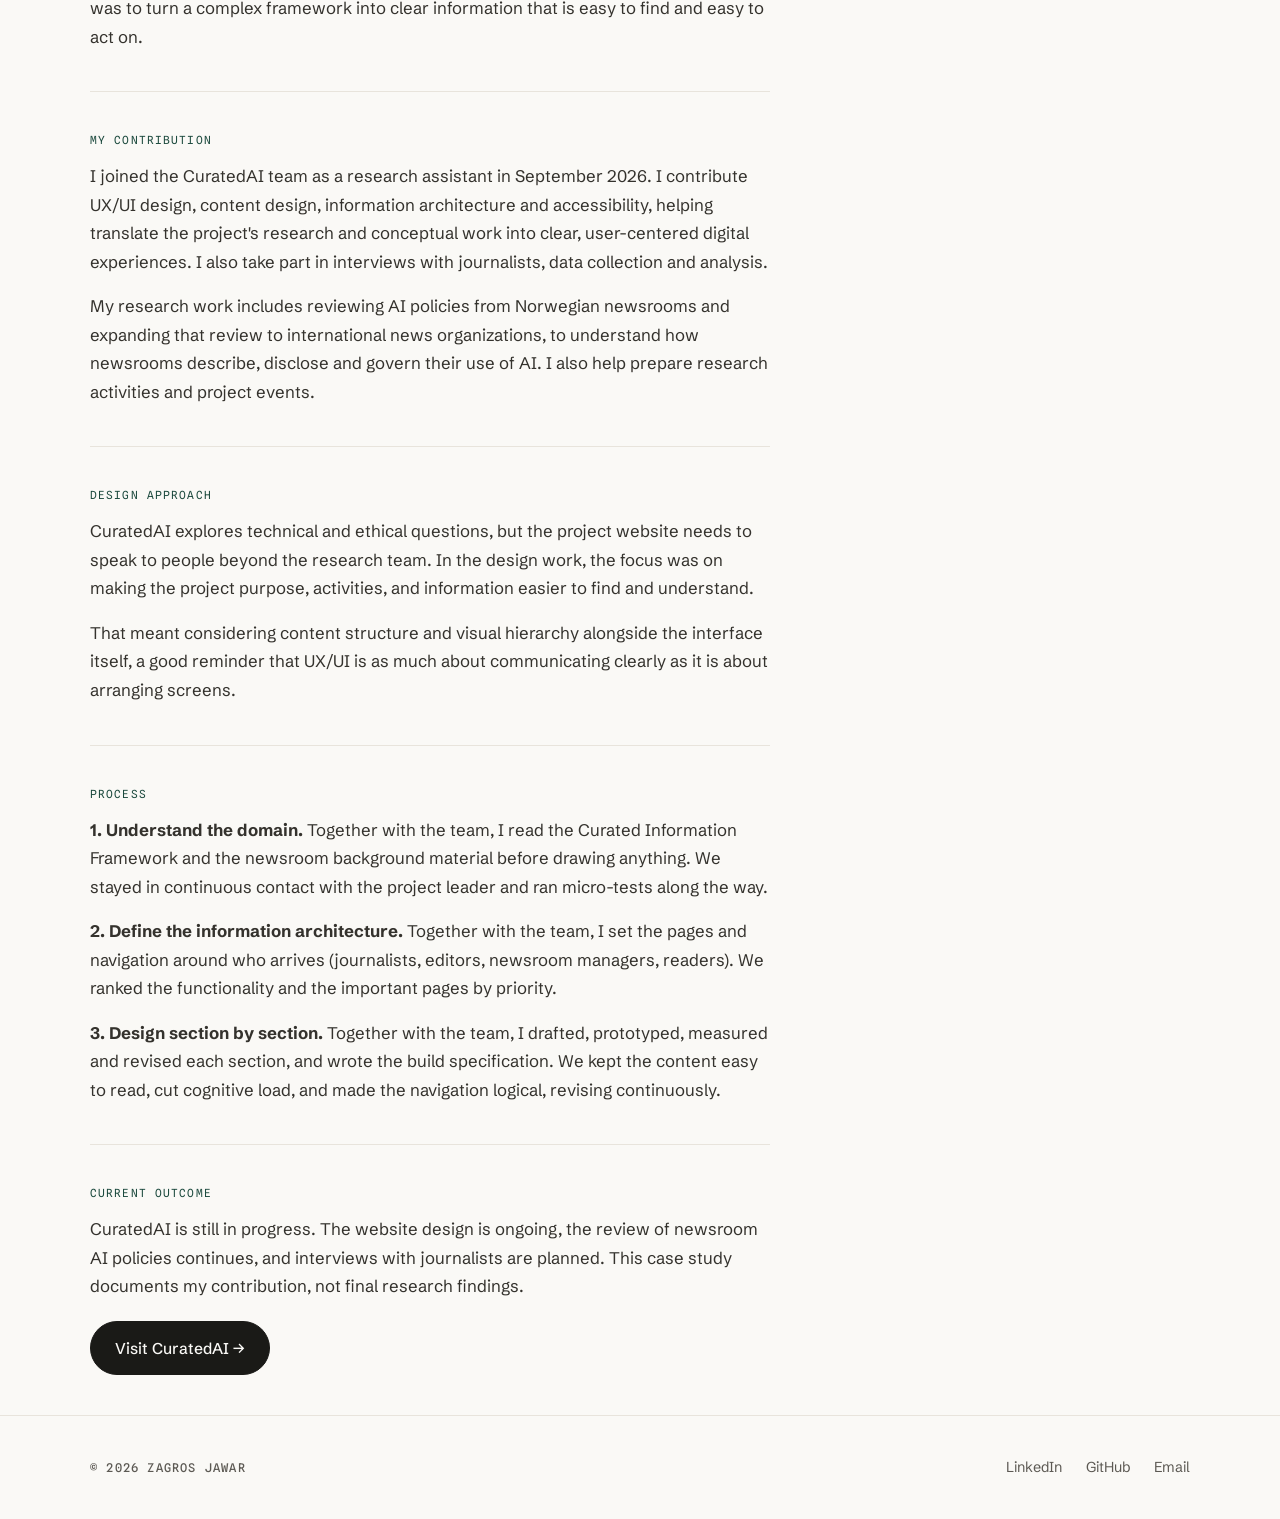
<file: work/curatedai.html>
<!doctype html>
<html lang="en">
<head>
<meta charset="utf-8" />
<meta name="viewport" content="width=device-width, initial-scale=1" />
<title>CuratedAI | Zagros Jawar</title>
<meta name="description" content="My contributions to CuratedAI at SFI MediaFutures: collaborative UX/UI website design and research into AI transparency and newsroom policies." />
<link rel="canonical" href="https://zagrosjawar.com/work/curatedai.html" />
<meta name="theme-color" content="#FAF9F6" />
<link rel="icon" href="/assets/img/favicon.svg" type="image/svg+xml" />
<meta property="og:type" content="article" />
<meta property="og:site_name" content="Zagros Jawar" />
<meta property="og:title" content="CuratedAI | Zagros Jawar" />
<meta property="og:description" content="My contributions to CuratedAI at SFI MediaFutures: collaborative UX/UI website design and research into AI transparency and newsroom policies." />
<meta property="og:image" content="https://zagrosjawar.com/assets/img/og-preview.png" />
<meta property="og:url" content="https://zagrosjawar.com/work/curatedai.html" />
<meta name="twitter:card" content="summary_large_image" />

<link rel="preconnect" href="https://fonts.googleapis.com">
<link rel="preconnect" href="https://fonts.gstatic.com" crossorigin>
<link href="https://fonts.googleapis.com/css2?family=Schibsted+Grotesk:wght@400;500;600;700&family=Spline+Sans+Mono:wght@500&display=swap" rel="stylesheet">

<link rel="stylesheet" href="../assets/css/tokens.css">
<link rel="stylesheet" href="../assets/css/nav.css">
<link rel="stylesheet" href="../assets/css/case-study.css">
<link rel="stylesheet" href="../assets/css/contact.css">
</head>
<body>
<nav class="nav" id="site-nav">
  <div class="nav-inner">
    <a href="../index.html#home" class="brand"><span class="brand-dot"></span>Zagros Jawar</a>
    <div class="nav-links">
      <a href="../index.html#work" class="nav-link">Work</a>
      <a href="../index.html#about" class="nav-link">About</a>
      <a href="../index.html#contact" class="nav-cta">Get in touch</a>
    </div>
    <button class="nav-menu-btn" id="nav-menu-btn">MENU</button>
  </div>
  <div class="nav-mobile-panel">
    <a href="../index.html#work" class="h3">Work</a>
    <a href="../index.html#about" class="h3">About</a>
    <a href="../index.html#contact" class="btn btn-ghost" style="width:fit-content;">Get in touch</a>
  </div>
</nav>

<div class="wrap"><a href="../index.html#work" class="back-link">← All work</a></div>

<header class="cs-hero wrap">
  <div class="cs-tags">
    <span class="tag">Web Design</span>
    <span class="tag">Visual Identity</span>
    <span class="tag">Information Architecture</span>
  </div>
  <h1 class="h1 cs-title">CuratedAI</h1>
  <p class="body-large cs-tagline">Making AI use in journalism visible, accountable and proportionate.</p>
  <div class="cs-video-wrap" style="aspect-ratio:2/1;background:#b1ddce;">
    <img src="../assets/img/work-curatedai-cover.webp" alt="CuratedAI website shown on desktop, laptop, tablet and phone" style="width:100%;height:100%;object-fit:cover;display:block;">
  </div>

  <div class="cs-facts">
    <div class="cs-fact"><span class="mono-label">TEAM</span><span class="v">CuratedAI research team</span></div>
    <div class="cs-fact"><span class="mono-label">MY ROLE</span><span class="v">UX/UI design · Content design · Information architecture · Accessibility · Data collection and analysis</span></div>
    <div class="cs-fact"><span class="mono-label">CONTEXT</span><span class="v">SFI MediaFutures, University of Bergen</span></div>
    <div class="cs-fact"><span class="mono-label">TIMELINE</span><span class="v">September 2026 · Ongoing</span></div>
  </div>
</header>

<div class="wrap"><div class="cs-body">
  <section class="cs-block">
    <span class="cs-step">The problem</span>
    <p>AI is transforming journalistic practices, from news production and editorial decision-making to how information is curated and distributed. This creates opportunities and challenges for journalists, newsrooms and the public. Newsrooms must decide which AI tools to use, what to disclose, and who is responsible, while readers rarely know where AI was involved.</p>
    <p>CuratedAI, a research project at SFI MediaFutures, investigates this change and helps newsrooms examine where they use AI and what different audiences need to know. The project website had to make this research understandable beyond the research team, to journalists, editors, newsroom managers and readers. The design challenge was to turn a complex framework into clear information that is easy to find and easy to act on.</p>
  </section>

  <section class="cs-block">
    <span class="cs-step">My contribution</span>
    <p>I joined the CuratedAI team as a research assistant in September 2026. I contribute UX/UI design, content design, information architecture and accessibility, helping translate the project's research and conceptual work into clear, user-centered digital experiences. I also take part in interviews with journalists, data collection and analysis.</p>
    <p>My research work includes reviewing AI policies from Norwegian newsrooms and expanding that review to international news organizations, to understand how newsrooms describe, disclose and govern their use of AI. I also help prepare research activities and project events.</p>
  </section>

  <section class="cs-block">
    <span class="cs-step">Design approach</span>
    <p>CuratedAI explores technical and ethical questions, but the project website needs to speak to people beyond the research team. In the design work, the focus was on making the project purpose, activities, and information easier to find and understand.</p>
    <p>That meant considering content structure and visual hierarchy alongside the interface itself, a good reminder that UX/UI is as much about communicating clearly as it is about arranging screens.</p>
  </section>

  <section class="cs-block">
    <span class="cs-step">Process</span>
    <p><strong>1. Understand the domain.</strong> Together with the team, I read the Curated Information Framework and the newsroom background material before drawing anything. We stayed in continuous contact with the project leader and ran micro-tests along the way.</p>
    <p><strong>2. Define the information architecture.</strong> Together with the team, I set the pages and navigation around who arrives (journalists, editors, newsroom managers, readers). We ranked the functionality and the important pages by priority.</p>
    <p><strong>3. Design section by section.</strong> Together with the team, I drafted, prototyped, measured and revised each section, and wrote the build specification. We kept the content easy to read, cut cognitive load, and made the navigation logical, revising continuously.</p>
  </section>

  <section class="cs-block">
    <span class="cs-step">Current outcome</span>
    <p>CuratedAI is still in progress. The website design is ongoing, the review of newsroom AI policies continues, and interviews with journalists are planned. This case study documents my contribution, not final research findings.</p>
    <div class="cs-actions">
      <a href="https://curatedai.mediafutures.no/" class="btn btn-primary" target="_blank" rel="noopener">Visit CuratedAI →</a>
    </div>
  </section>
</div></div>

<footer>
  <div class="wrap foot-inner">
    <span class="mono-label">© 2026 ZAGROS JAWAR</span>
    <div class="foot-links">
      <a href="https://www.linkedin.com/in/zagrosjawar/" target="_blank" rel="noopener">LinkedIn</a>
      <a href="https://github.com/zagrosjawar" target="_blank" rel="noopener">GitHub</a>
      <a href="mailto:zagros.jawar@gmail.com">Email</a>
    </div>
  </div>
</footer>
<script src="../assets/js/nav.js"></script>
</body>
</html>
</file>
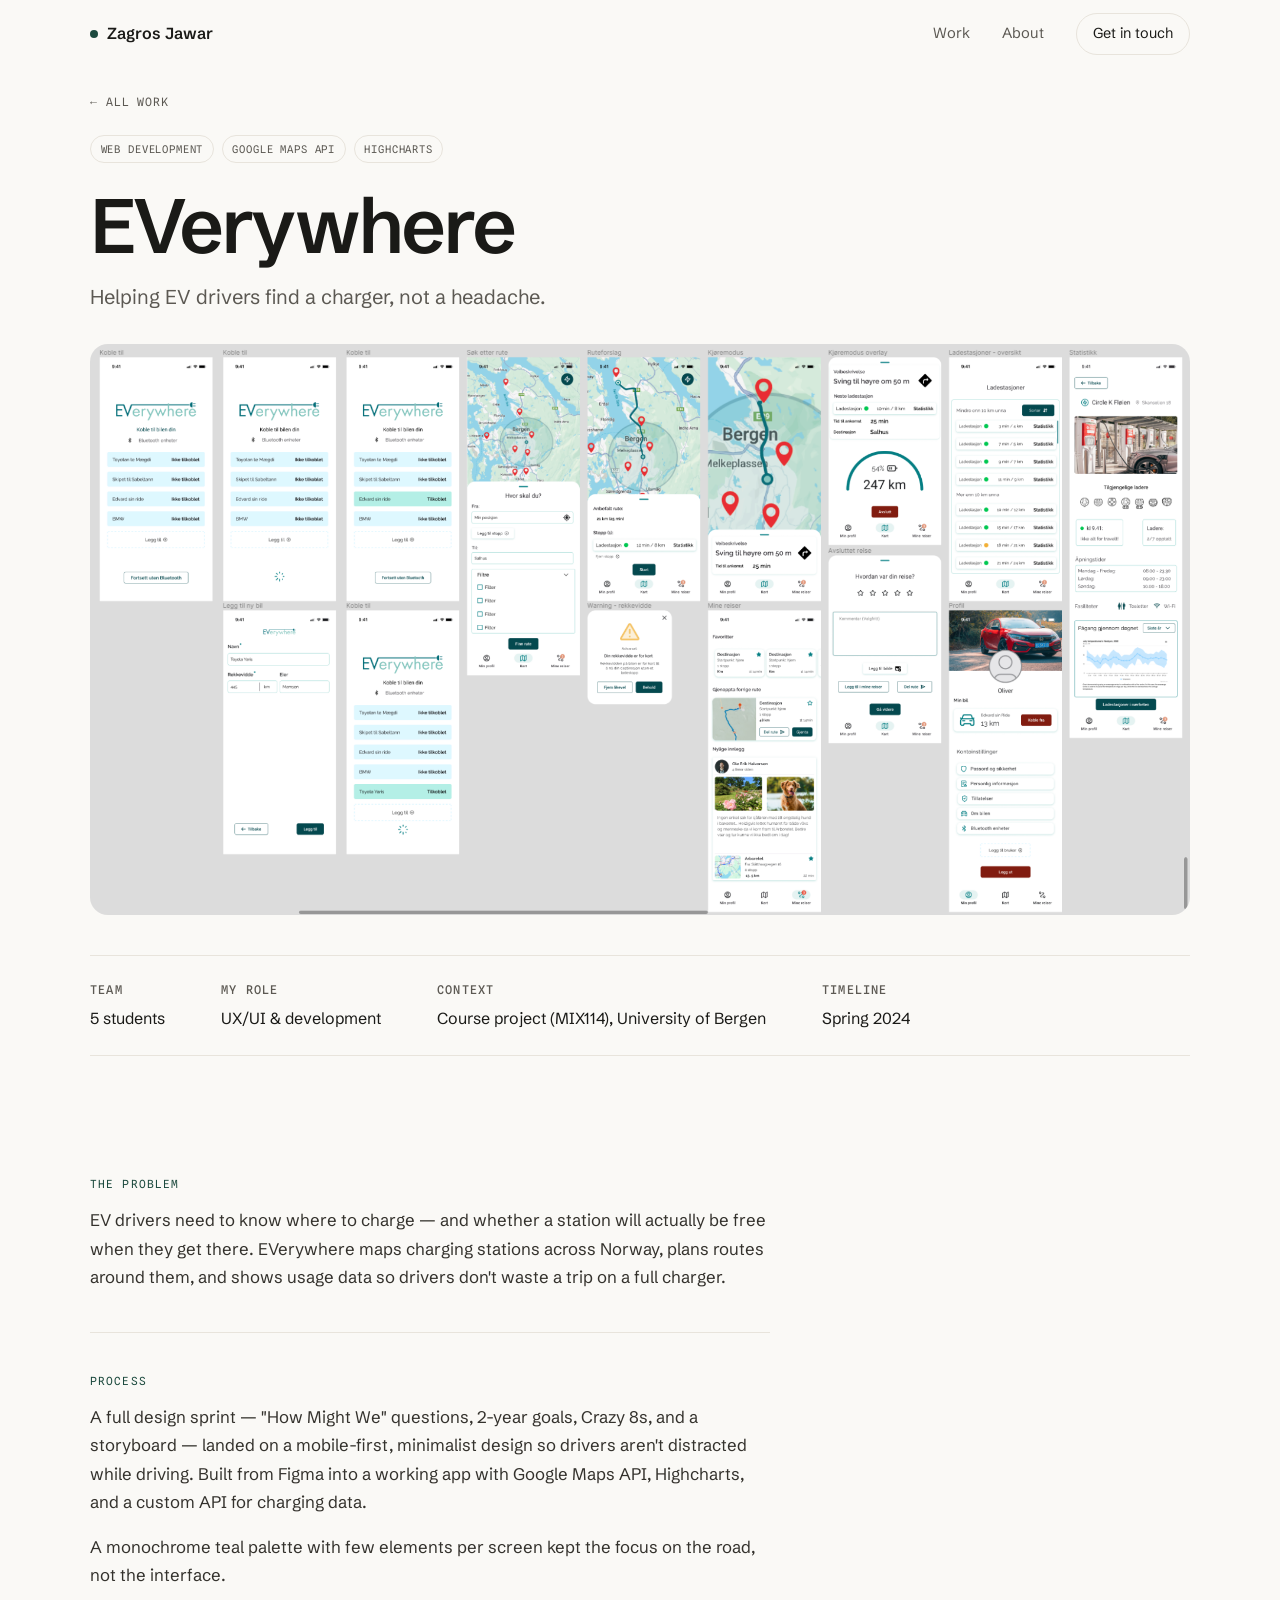
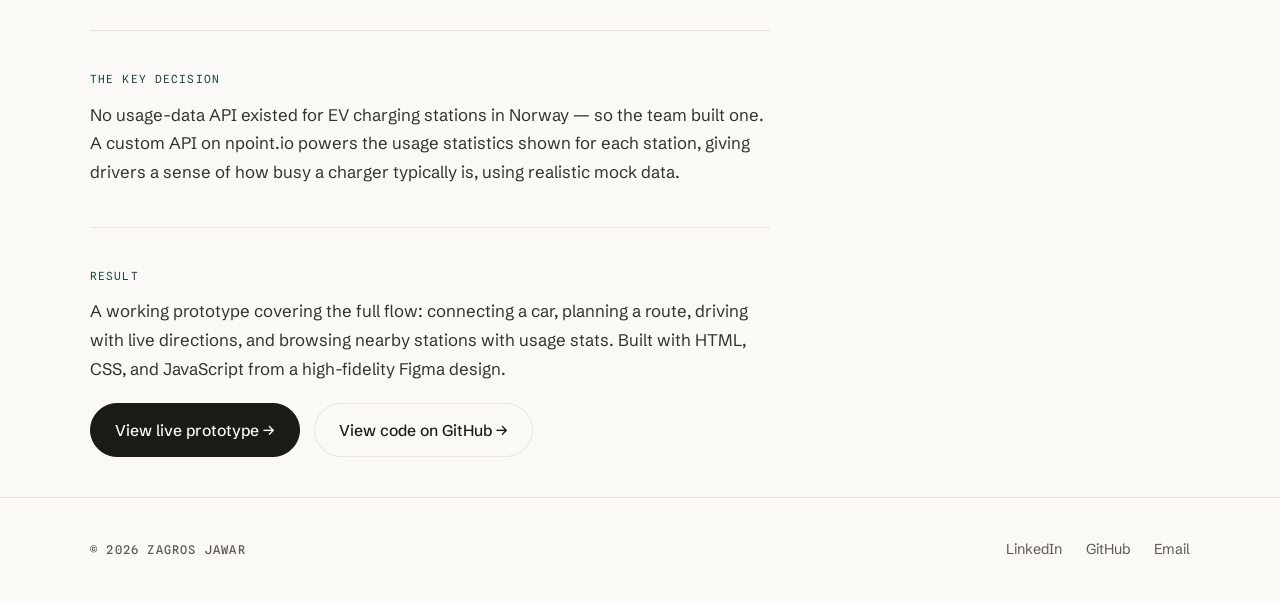
<file: work/everywhere.html>
<!doctype html>
<html lang="en">
<head>
<meta charset="utf-8" />
<meta name="viewport" content="width=device-width, initial-scale=1" />
<title>EVerywhere | Zagros Jawar</title>
<meta name="description" content="EVerywhere maps EV charging stations across Norway, plans routes around them, and shows usage stats so drivers don't waste a trip on a full charger." />
<link rel="canonical" href="https://zagrosjawar.com/work/everywhere.html" />
<meta name="theme-color" content="#FAF9F6" />
<link rel="icon" href="/assets/img/favicon.svg" type="image/svg+xml" />
<meta property="og:type" content="article" />
<meta property="og:site_name" content="Zagros Jawar" />
<meta property="og:title" content="EVerywhere | Zagros Jawar" />
<meta property="og:description" content="EVerywhere maps EV charging stations across Norway, plans routes around them, and shows usage stats so drivers don't waste a trip on a full charger." />
<meta property="og:image" content="https://zagrosjawar.com/assets/img/og-preview.png" />
<meta property="og:url" content="https://zagrosjawar.com/work/everywhere.html" />
<meta name="twitter:card" content="summary_large_image" />

<link rel="preconnect" href="https://fonts.googleapis.com">
<link rel="preconnect" href="https://fonts.gstatic.com" crossorigin>
<link href="https://fonts.googleapis.com/css2?family=Schibsted+Grotesk:wght@400;500;600;700&family=Spline+Sans+Mono:wght@500&display=swap" rel="stylesheet">

<link rel="stylesheet" href="../assets/css/tokens.css">
<link rel="stylesheet" href="../assets/css/nav.css">
<link rel="stylesheet" href="../assets/css/case-study.css">
<link rel="stylesheet" href="../assets/css/contact.css">
</head>
<body>

<!-- NAV -->
<nav class="nav" id="site-nav">
  <div class="nav-inner">
    <a href="../index.html#home" class="brand">
      <span class="brand-dot"></span>
      Zagros Jawar
    </a>
    <div class="nav-links">
      <a href="../index.html#work" class="nav-link">Work</a>
      <a href="../index.html#about" class="nav-link">About</a>
      <a href="../index.html#contact" class="nav-cta">Get in touch</a>
    </div>
    <button class="nav-menu-btn" id="nav-menu-btn">MENU</button>
  </div>
  <div class="nav-mobile-panel">
    <a href="../index.html#work" class="h3">Work</a>
    <a href="../index.html#about" class="h3">About</a>
    <a href="../index.html#contact" class="btn btn-ghost" style="width:fit-content;">Get in touch</a>
  </div>
</nav>

<div class="wrap">
  <a href="../index.html#work" class="back-link">← All work</a>
</div>

<!-- HERO -->
<header class="cs-hero wrap">
  <div class="cs-tags">
    <span class="tag">Web Development</span>
    <span class="tag">Google Maps API</span>
    <span class="tag">Highcharts</span>
  </div>
  <h1 class="h1 cs-title">EVerywhere</h1>
  <p class="body-large cs-tagline">Helping EV drivers find a charger, not a headache.</p>

  <div class="cs-video-wrap" style="aspect-ratio:1862/968;">
    <img src="../assets/img/everywhere-cover.png" alt="EVerywhere app screens — connect, route planning, drive mode, charging stations, stats, trips, profile" style="width:100%;height:100%;object-fit:cover;display:block;">
  </div>

  <div class="cs-facts">
    <div class="cs-fact"><span class="mono-label">TEAM</span><span class="v">5 students</span></div>
    <div class="cs-fact"><span class="mono-label">MY ROLE</span><span class="v">UX/UI &amp; development</span></div>
    <div class="cs-fact"><span class="mono-label">CONTEXT</span><span class="v">Course project (MIX114), University of Bergen</span></div>
    <div class="cs-fact"><span class="mono-label">TIMELINE</span><span class="v">Spring 2024</span></div>
  </div>
</header>

<div class="wrap">
  <div class="cs-body">

    <section class="cs-block">
      <span class="cs-step">The problem</span>
      <p>EV drivers need to know where to charge — and whether a station will actually be free when they get there. EVerywhere maps charging stations across Norway, plans routes around them, and shows usage data so drivers don't waste a trip on a full charger.</p>
    </section>

    <section class="cs-block">
      <span class="cs-step">Process</span>
      <p>A full design sprint — "How Might We" questions, 2-year goals, Crazy 8s, and a storyboard — landed on a mobile-first, minimalist design so drivers aren't distracted while driving. Built from Figma into a working app with Google Maps API, Highcharts, and a custom API for charging data.</p>
      <p>A monochrome teal palette with few elements per screen kept the focus on the road, not the interface.</p>
    </section>

    <section class="cs-block">
      <span class="cs-step">The key decision</span>
      <p>No usage-data API existed for EV charging stations in Norway — so the team built one. A custom API on npoint.io powers the usage statistics shown for each station, giving drivers a sense of how busy a charger typically is, using realistic mock data.</p>
    </section>

    <section class="cs-block">
      <span class="cs-step">Result</span>
      <p>A working prototype covering the full flow: connecting a car, planning a route, driving with live directions, and browsing nearby stations with usage stats. Built with HTML, CSS, and JavaScript from a high-fidelity Figma design.</p>
      <div class="cs-actions">
        <a href="https://zagrosjawar.github.io/Ev-erywhere/html/frame-page.html" target="_blank" rel="noopener" class="btn btn-primary">View live prototype →</a>
        <a href="https://github.com/zagrosjawar/Ev-erywhere" target="_blank" rel="noopener" class="btn btn-ghost">View code on GitHub →</a>
      </div>
    </section>

  </div>
</div>

<!-- FOOTER -->
<footer>
  <div class="wrap foot-inner">
    <span class="mono-label">© 2026 ZAGROS JAWAR</span>
    <div class="foot-links">
      <a href="https://www.linkedin.com/in/zagrosjawar/" target="_blank" rel="noopener">LinkedIn</a>
      <a href="https://github.com/zagrosjawar" target="_blank" rel="noopener">GitHub</a>
      <a href="mailto:zagros.jawar@gmail.com">Email</a>
    </div>
  </div>
</footer>

<script src="../assets/js/nav.js"></script>
</body>
</html>
</file>
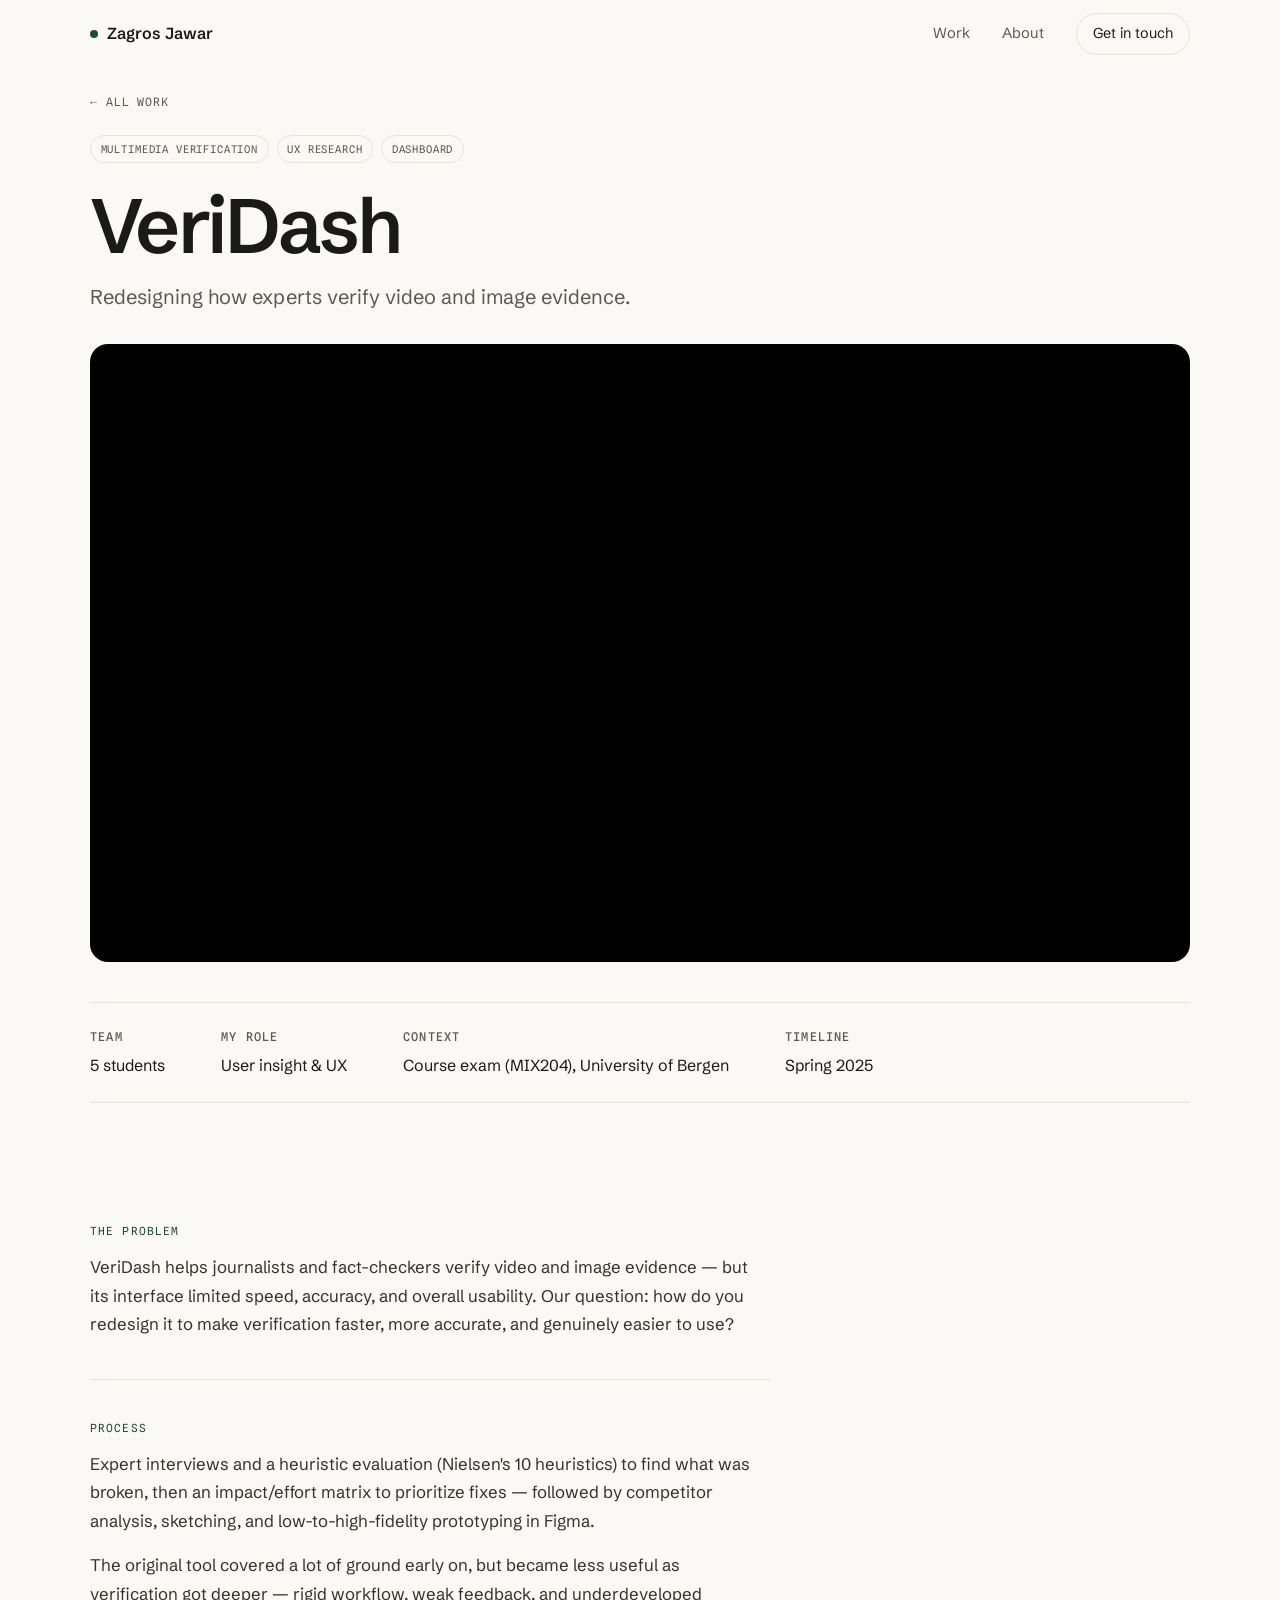
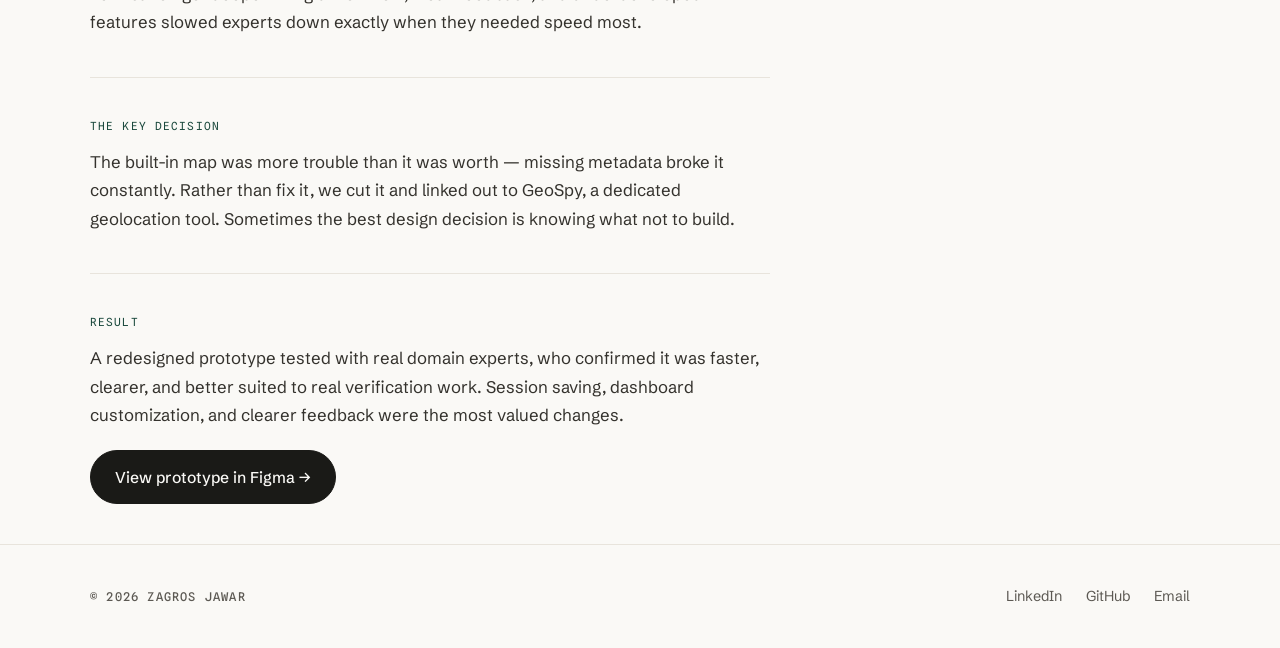
<file: work/veridash.html>
<!doctype html>
<html lang="en">
<head>
<meta charset="utf-8" />
<meta name="viewport" content="width=device-width, initial-scale=1" />
<title>VeriDash | Zagros Jawar</title>
<meta name="description" content="A redesign of VeriDash, a verification dashboard for journalists and fact-checkers, to make it faster, clearer, and more accurate." />
<link rel="canonical" href="https://zagrosjawar.com/work/veridash.html" />
<meta name="theme-color" content="#FAF9F6" />
<link rel="icon" href="/assets/img/favicon.svg" type="image/svg+xml" />
<meta property="og:type" content="article" />
<meta property="og:site_name" content="Zagros Jawar" />
<meta property="og:title" content="VeriDash | Zagros Jawar" />
<meta property="og:description" content="A redesign of VeriDash, a verification dashboard for journalists and fact-checkers, to make it faster, clearer, and more accurate." />
<meta property="og:image" content="https://zagrosjawar.com/assets/img/og-preview.png" />
<meta property="og:url" content="https://zagrosjawar.com/work/veridash.html" />
<meta name="twitter:card" content="summary_large_image" />

<link rel="preconnect" href="https://fonts.googleapis.com">
<link rel="preconnect" href="https://fonts.gstatic.com" crossorigin>
<link href="https://fonts.googleapis.com/css2?family=Schibsted+Grotesk:wght@400;500;600;700&family=Spline+Sans+Mono:wght@500&display=swap" rel="stylesheet">

<link rel="stylesheet" href="../assets/css/tokens.css">
<link rel="stylesheet" href="../assets/css/nav.css">
<link rel="stylesheet" href="../assets/css/case-study.css">
<link rel="stylesheet" href="../assets/css/contact.css">
</head>
<body>

<!-- NAV -->
<nav class="nav" id="site-nav">
  <div class="nav-inner">
    <a href="../index.html#home" class="brand">
      <span class="brand-dot"></span>
      Zagros Jawar
    </a>
    <div class="nav-links">
      <a href="../index.html#work" class="nav-link">Work</a>
      <a href="../index.html#about" class="nav-link">About</a>
      <a href="../index.html#contact" class="nav-cta">Get in touch</a>
    </div>
    <button class="nav-menu-btn" id="nav-menu-btn">MENU</button>
  </div>
  <div class="nav-mobile-panel">
    <a href="../index.html#work" class="h3">Work</a>
    <a href="../index.html#about" class="h3">About</a>
    <a href="../index.html#contact" class="btn btn-ghost" style="width:fit-content;">Get in touch</a>
  </div>
</nav>

<div class="wrap">
  <a href="../index.html#work" class="back-link">← All work</a>
</div>

<!-- HERO -->
<header class="cs-hero wrap">
  <div class="cs-tags">
    <span class="tag">Multimedia Verification</span>
    <span class="tag">UX Research</span>
    <span class="tag">Dashboard</span>
  </div>
  <h1 class="h1 cs-title">VeriDash</h1>
  <p class="body-large cs-tagline">Redesigning how experts verify video and image evidence.</p>

  <div class="cs-video-wrap">
    <video autoplay muted loop playsinline>
      <source src="../assets/video/veridash-demo.mp4" type="video/mp4">
    </video>
  </div>

  <div class="cs-facts">
    <div class="cs-fact"><span class="mono-label">TEAM</span><span class="v">5 students</span></div>
    <div class="cs-fact"><span class="mono-label">MY ROLE</span><span class="v">User insight &amp; UX</span></div>
    <div class="cs-fact"><span class="mono-label">CONTEXT</span><span class="v">Course exam (MIX204), University of Bergen</span></div>
    <div class="cs-fact"><span class="mono-label">TIMELINE</span><span class="v">Spring 2025</span></div>
  </div>
</header>

<div class="wrap">
  <div class="cs-body">

    <section class="cs-block">
      <span class="cs-step">The problem</span>
      <p>VeriDash helps journalists and fact-checkers verify video and image evidence — but its interface limited speed, accuracy, and overall usability. Our question: how do you redesign it to make verification faster, more accurate, and genuinely easier to use?</p>
    </section>

    <section class="cs-block">
      <span class="cs-step">Process</span>
      <p>Expert interviews and a heuristic evaluation (Nielsen's 10 heuristics) to find what was broken, then an impact/effort matrix to prioritize fixes — followed by competitor analysis, sketching, and low-to-high-fidelity prototyping in Figma.</p>
      <p>The original tool covered a lot of ground early on, but became less useful as verification got deeper — rigid workflow, weak feedback, and underdeveloped features slowed experts down exactly when they needed speed most.</p>
    </section>

    <section class="cs-block">
      <span class="cs-step">The key decision</span>
      <p>The built-in map was more trouble than it was worth — missing metadata broke it constantly. Rather than fix it, we cut it and linked out to GeoSpy, a dedicated geolocation tool. Sometimes the best design decision is knowing what not to build.</p>
    </section>

    <section class="cs-block">
      <span class="cs-step">Result</span>
      <p>A redesigned prototype tested with real domain experts, who confirmed it was faster, clearer, and better suited to real verification work. Session saving, dashboard customization, and clearer feedback were the most valued changes.</p>
      <div class="cs-actions">
        <a href="https://www.figma.com/proto/gKTw66Ivng5Bqr7VX9rsy4/MIX204-Modul-2?node-id=124-3587&t=C2lVCFCuH4vmqrLn-1" target="_blank" rel="noopener" class="btn btn-primary">View prototype in Figma →</a>
      </div>
    </section>

  </div>
</div>

<!-- FOOTER -->
<footer>
  <div class="wrap foot-inner">
    <span class="mono-label">© 2026 ZAGROS JAWAR</span>
    <div class="foot-links">
      <a href="https://www.linkedin.com/in/zagrosjawar/" target="_blank" rel="noopener">LinkedIn</a>
      <a href="https://github.com/zagrosjawar" target="_blank" rel="noopener">GitHub</a>
      <a href="mailto:zagros.jawar@gmail.com">Email</a>
    </div>
  </div>
</footer>

<script src="../assets/js/nav.js"></script>
</body>
</html>
</file>
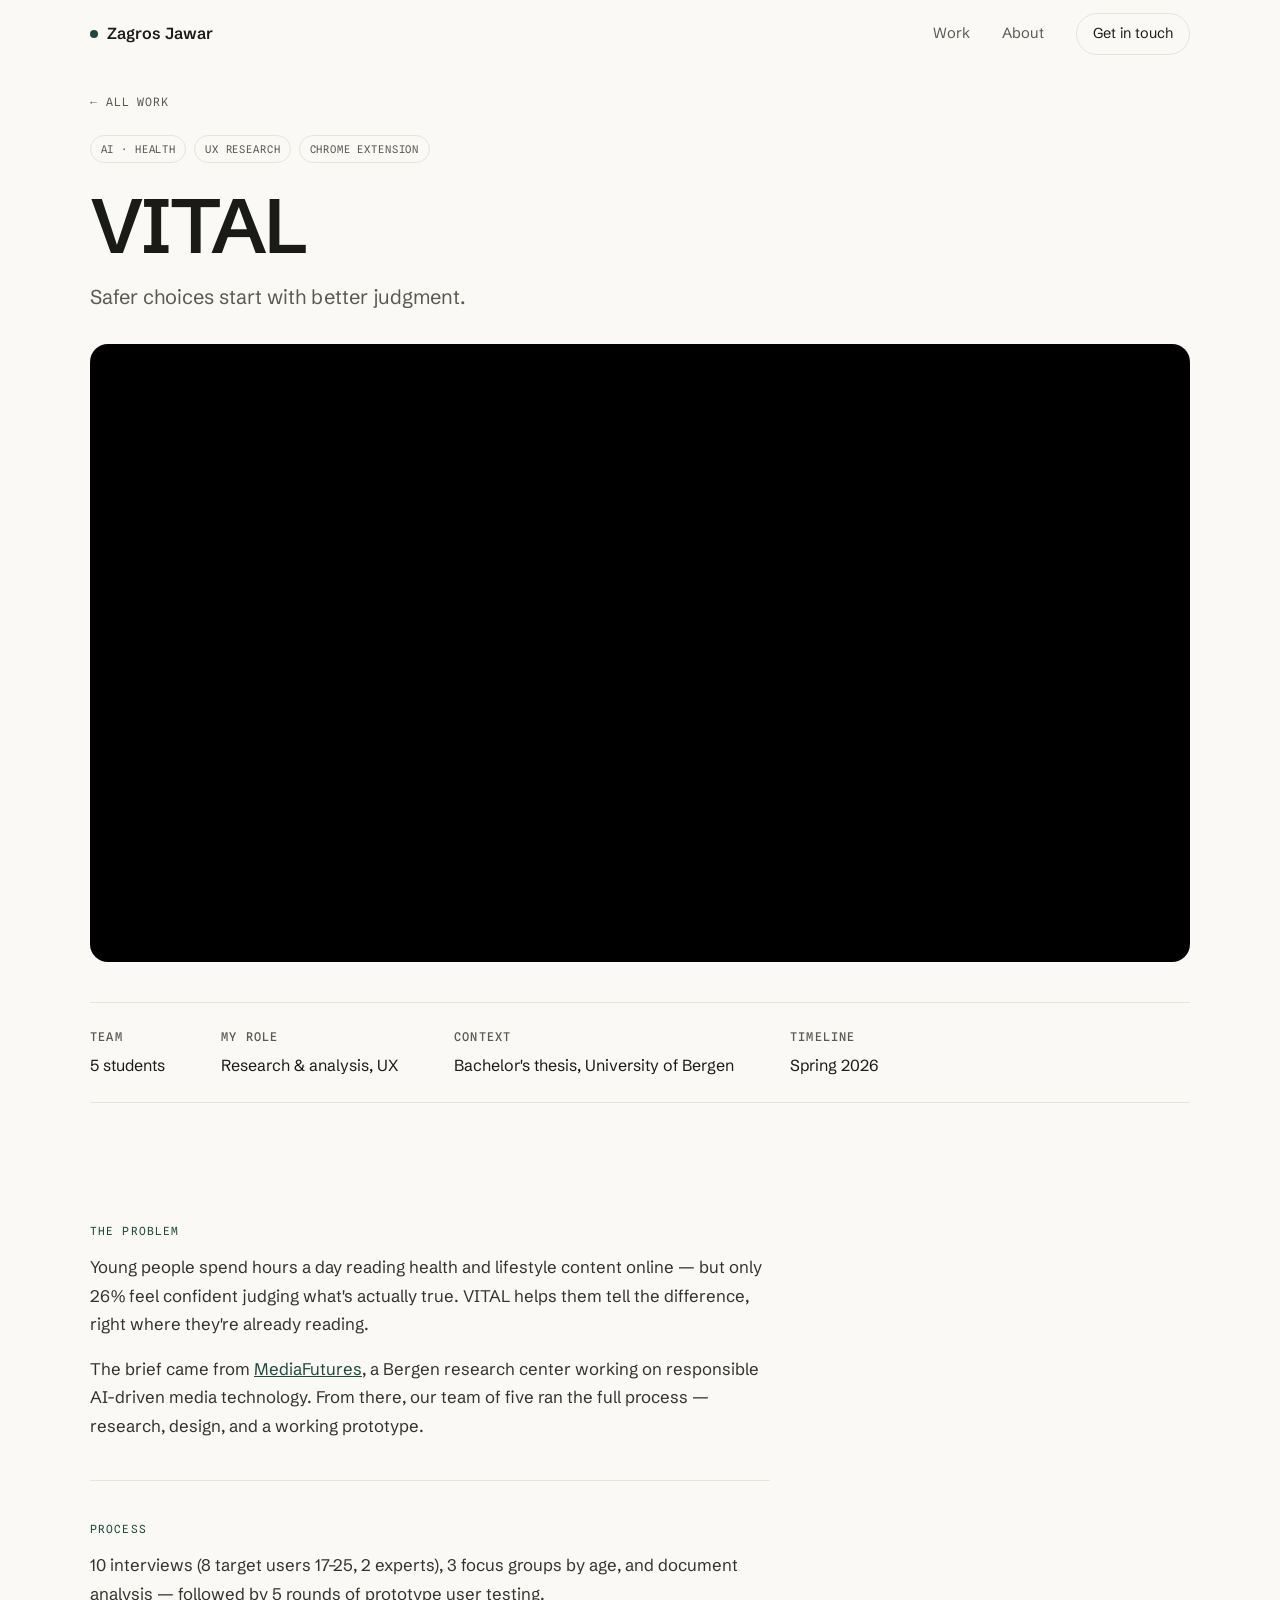
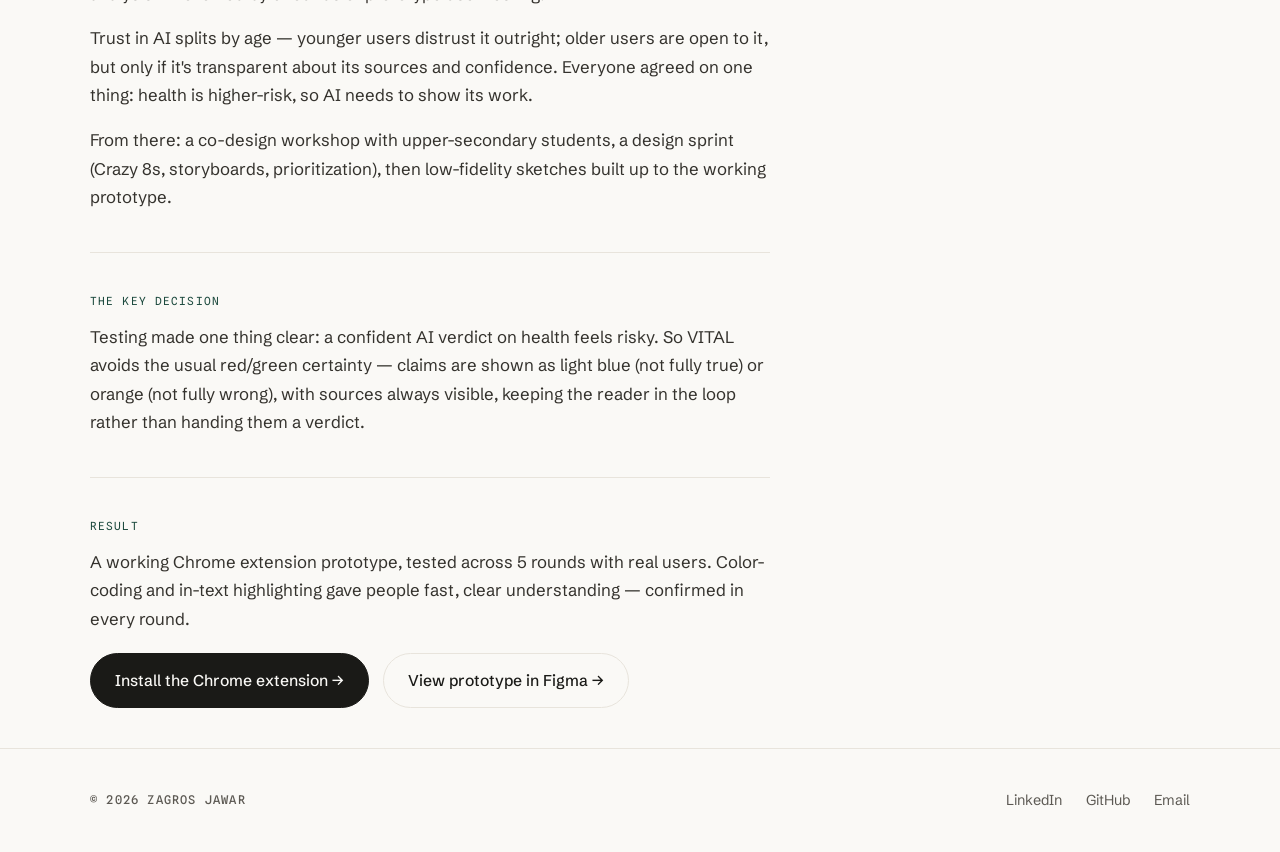
<file: work/vital.html>
<!doctype html>
<html lang="en">
<head>
<meta charset="utf-8" />
<meta name="viewport" content="width=device-width, initial-scale=1" />
<title>VITAL | Zagros Jawar</title>
<meta name="description" content="VITAL is a Chrome extension that helps young people judge whether health and lifestyle claims online are trustworthy, without ever giving a false sense of certainty." />
<link rel="canonical" href="https://zagrosjawar.com/work/vital.html" />
<meta name="theme-color" content="#FAF9F6" />
<link rel="icon" href="/assets/img/favicon.svg" type="image/svg+xml" />
<meta property="og:type" content="article" />
<meta property="og:site_name" content="Zagros Jawar" />
<meta property="og:title" content="VITAL | Zagros Jawar" />
<meta property="og:description" content="VITAL is a Chrome extension that helps young people judge whether health and lifestyle claims online are trustworthy, without ever giving a false sense of certainty." />
<meta property="og:image" content="https://zagrosjawar.com/assets/img/og-preview.png" />
<meta property="og:url" content="https://zagrosjawar.com/work/vital.html" />
<meta name="twitter:card" content="summary_large_image" />

<link rel="preconnect" href="https://fonts.googleapis.com">
<link rel="preconnect" href="https://fonts.gstatic.com" crossorigin>
<link href="https://fonts.googleapis.com/css2?family=Schibsted+Grotesk:wght@400;500;600;700&family=Spline+Sans+Mono:wght@500&display=swap" rel="stylesheet">

<link rel="stylesheet" href="../assets/css/tokens.css">
<link rel="stylesheet" href="../assets/css/nav.css">
<link rel="stylesheet" href="../assets/css/case-study.css">
<link rel="stylesheet" href="../assets/css/contact.css">
</head>
<body>

<!-- NAV -->
<nav class="nav" id="site-nav">
  <div class="nav-inner">
    <a href="../index.html#home" class="brand">
      <span class="brand-dot"></span>
      Zagros Jawar
    </a>
    <div class="nav-links">
      <a href="../index.html#work" class="nav-link">Work</a>
      <a href="../index.html#about" class="nav-link">About</a>
      <a href="../index.html#contact" class="nav-cta">Get in touch</a>
    </div>
    <button class="nav-menu-btn" id="nav-menu-btn">MENU</button>
  </div>
  <div class="nav-mobile-panel">
    <a href="../index.html#work" class="h3">Work</a>
    <a href="../index.html#about" class="h3">About</a>
    <a href="../index.html#contact" class="btn btn-ghost" style="width:fit-content;">Get in touch</a>
  </div>
</nav>

<div class="wrap">
  <a href="../index.html#work" class="back-link">← All work</a>
</div>

<!-- HERO -->
<header class="cs-hero wrap">
  <div class="cs-tags">
    <span class="tag">AI · Health</span>
    <span class="tag">UX Research</span>
    <span class="tag">Chrome Extension</span>
  </div>
  <h1 class="h1 cs-title">VITAL</h1>
  <p class="body-large cs-tagline">Safer choices start with better judgment.</p>

  <div class="cs-video-wrap">
    <video autoplay muted loop playsinline>
      <source src="../assets/video/vital-demo.mp4" type="video/mp4">
    </video>
  </div>

  <div class="cs-facts">
    <div class="cs-fact"><span class="mono-label">TEAM</span><span class="v">5 students</span></div>
    <div class="cs-fact"><span class="mono-label">MY ROLE</span><span class="v">Research &amp; analysis, UX</span></div>
    <div class="cs-fact"><span class="mono-label">CONTEXT</span><span class="v">Bachelor's thesis, University of Bergen</span></div>
    <div class="cs-fact"><span class="mono-label">TIMELINE</span><span class="v">Spring 2026</span></div>
  </div>
</header>

<div class="wrap">
  <div class="cs-body">

    <section class="cs-block">
      <span class="cs-step">The problem</span>
      <p>Young people spend hours a day reading health and lifestyle content online — but only 26% feel confident judging what's actually true. VITAL helps them tell the difference, right where they're already reading.</p>
      <p>The brief came from <a href="https://mediafutures.no/about/" target="_blank" rel="noopener" style="color:var(--brand-accent); text-decoration:underline;">MediaFutures</a>, a Bergen research center working on responsible AI-driven media technology. From there, our team of five ran the full process — research, design, and a working prototype.</p>
    </section>

    <section class="cs-block">
      <span class="cs-step">Process</span>
      <p>10 interviews (8 target users 17–25, 2 experts), 3 focus groups by age, and document analysis — followed by 5 rounds of prototype user testing.</p>
      <p>Trust in AI splits by age — younger users distrust it outright; older users are open to it, but only if it's transparent about its sources and confidence. Everyone agreed on one thing: health is higher-risk, so AI needs to show its work.</p>
      <p>From there: a co-design workshop with upper-secondary students, a design sprint (Crazy 8s, storyboards, prioritization), then low-fidelity sketches built up to the working prototype.</p>
    </section>

    <section class="cs-block">
      <span class="cs-step">The key decision</span>
      <p>Testing made one thing clear: a confident AI verdict on health feels risky. So VITAL avoids the usual red/green certainty — claims are shown as light blue (not fully true) or orange (not fully wrong), with sources always visible, keeping the reader in the loop rather than handing them a verdict.</p>
    </section>

    <section class="cs-block">
      <span class="cs-step">Result</span>
      <p>A working Chrome extension prototype, tested across 5 rounds with real users. Color-coding and in-text highlighting gave people fast, clear understanding — confirmed in every round.</p>
      <div class="cs-actions">
        <a href="https://vital-extension.figma.site/" class="btn btn-primary">Install the Chrome extension →</a>
        <a href="https://www.figma.com/proto/dCnm3xFqGX4Mv3FO1Idakx/Helse-og-livsstil-verifikasjon?page-id=0%3A1&node-id=736-610&viewport=-371%2C-4067%2C0.17&t=wCMKHktkegv3ST7s-1&scaling=contain&content-scaling=fixed&starting-point-node-id=736%3A601&desktop-link-click-timestamp=1789315431556&desktop-ul-exp-bucket=po" class="btn btn-ghost">View prototype in Figma →</a>
      </div>
    </section>

  </div>
</div>

<!-- FOOTER -->
<footer>
  <div class="wrap foot-inner">
    <span class="mono-label">© 2026 ZAGROS JAWAR</span>
    <div class="foot-links">
      <a href="https://www.linkedin.com/in/zagrosjawar/" target="_blank" rel="noopener">LinkedIn</a>
      <a href="https://github.com/zagrosjawar" target="_blank" rel="noopener">GitHub</a>
      <a href="mailto:zagros.jawar@gmail.com">Email</a>
    </div>
  </div>
</footer>

<script src="../assets/js/nav.js"></script>
</body>
</html>
</file>
<file: assets/css/tokens.css>
/* ============================================================
   ZAGROS JAWAR — PORTFOLIO
   tokens.css — design tokens (colors, type, spacing)
   Single source of truth. Change a value here, it updates everywhere.
   ============================================================ */

:root{
  /* ---- Colors: Base ---- */
  --bg-base:      #FAF9F6;
  --bg-surface:   #FFFFFF;
  --text-ink:     #1A1A17;
  --text-muted:   #5C5953;
  --brand-accent: #1C4A3E;
  --brand-accent-hover: #16382F;
  --brand-tint:   #E9EFEA;
  --border-hairline: #E8E4DC;

  /* ---- Colors: Functional accents (fills/graphics only, never text) ---- */
  --accent-sage:  #589167;
  --accent-clay:  #CE724F;
  --accent-amber: #F5C26F;
  --accent-blue:  #2CAAD7;

  /* ---- Fonts ---- */
  --font-display: 'Schibsted Grotesk', -apple-system, BlinkMacSystemFont, sans-serif;
  --font-mono:    'Spline Sans Mono', ui-monospace, SFMono-Regular, Menlo, monospace;

  /* ---- Easing ---- */
  --ease: cubic-bezier(0.16, 1, 0.3, 1);

  /* ---- Layout ---- */
  --maxw: 1180px;
  --radius: 18px;
}

*{ box-sizing:border-box; margin:0; padding:0; }
html{ scroll-behavior:smooth; }
@media (prefers-reduced-motion: reduce){ html{ scroll-behavior:auto; } }

body{
  background:var(--bg-base);
  color:var(--text-ink);
  font-family:var(--font-display);
  font-size:17px;
  line-height:1.6;
  -webkit-font-smoothing:antialiased;
}

a{ color:inherit; text-decoration:none; }
img{ max-width:100%; display:block; }
::selection{ background:var(--brand-tint); color:var(--brand-accent); }
:focus-visible{ outline:2px solid var(--brand-accent); outline-offset:3px; border-radius:4px; }

.wrap{
  max-width:var(--maxw);
  margin:0 auto;
  padding-left:40px;
  padding-right:40px;
}
@media (max-width:900px){ .wrap{ padding-left:32px; padding-right:32px; } }
@media (max-width:640px){ .wrap{ padding-left:24px; padding-right:24px; } }

/* ---- Type styles (utility classes matching the locked type ladder) ---- */
.mono-label{
  font-family:var(--font-mono);
  font-size:12px;
  font-weight:500;
  letter-spacing:.1em;
  text-transform:uppercase;
  color:var(--text-muted);
}

h1, .h1{
  font-family:var(--font-display);
  font-weight:600;
  font-size:clamp(2.5rem, 6vw, 5.5rem);
  line-height:1.02;
  letter-spacing:-.035em;
  color:var(--text-ink);
}
h2, .h2{
  font-family:var(--font-display);
  font-weight:600;
  font-size:clamp(1.7rem, 3vw, 2.3rem);
  line-height:1.1;
  letter-spacing:-.02em;
  color:var(--text-ink);
}
h3, .h3{
  font-family:var(--font-display);
  font-weight:600;
  font-size:clamp(1.4rem, 2.4vw, 1.9rem);
  line-height:1.05;
  letter-spacing:-.025em;
  color:var(--text-ink);
}
h4, .h4{
  font-family:var(--font-display);
  font-weight:600;
  font-size:1.4rem;
  line-height:1.15;
  letter-spacing:-.015em;
  color:var(--text-ink);
}
p, .body{
  font-family:var(--font-display);
  font-weight:400;
  font-size:17px;
  line-height:1.6;
  color:var(--text-ink);
}
.body-large{
  font-family:var(--font-display);
  font-weight:400;
  font-size:clamp(1.1rem, 1.8vw, 1.25rem);
  line-height:1.5;
  color:var(--text-muted);
}
blockquote{
  font-family:var(--font-display);
  font-weight:500;
  font-size:1.5rem;
  line-height:1.35;
  letter-spacing:-.015em;
  color:var(--text-ink);
  border-left:3px solid var(--brand-accent);
  padding-left:1.4rem;
  margin:2rem 0;
}

/* ---- Links (inline, in body copy) ---- */
.prose a{
  color:var(--brand-accent);
  text-decoration:underline;
  transition:color .2s ease;
}
.prose a:hover{ color:var(--brand-accent-hover); }

/* ---- Buttons ---- */
.btn{
  font-family:var(--font-display);
  font-size:.98rem;
  font-weight:500;
  cursor:pointer;
  border-radius:999px;
  padding:.85rem 1.5rem;
  display:inline-block;
  transition:transform .2s ease, background .2s ease, border-color .2s ease, color .2s ease;
  border:1px solid var(--text-ink);
}
.btn-primary{ background:var(--text-ink); color:var(--bg-base); }
.btn-primary:hover{ background:var(--brand-accent); border-color:var(--brand-accent); }
.btn-ghost{ background:transparent; color:var(--text-ink); border-color:var(--border-hairline); }
.btn-ghost:hover{ border-color:var(--text-ink); }

/* ---- Tags ---- */
.tag{
  font-family:var(--font-mono);
  font-size:.66rem;
  letter-spacing:.08em;
  text-transform:uppercase;
  color:var(--text-muted);
  border:1px solid var(--border-hairline);
  padding:.28rem .6rem;
  border-radius:999px;
}
/* Skip link: visible only on keyboard focus */
.skip-link{
  position:absolute; left:16px; top:-48px; z-index:200;
  background:var(--text-ink); color:var(--bg-base);
  padding:10px 16px; border-radius:8px; transition:top .2s ease;
}
.skip-link:focus{ top:12px; }
</file>
<file: assets/css/nav.css>
/* ============================================================
   nav.css — sticky navigation: logo, links, mobile menu, scroll hairline
   ============================================================ */

.nav{
  position:sticky; top:0; z-index:50;
  background:var(--bg-base);
  border-bottom:1px solid transparent;
  transition:border-color .3s ease, background .3s ease;
}
.nav.scrolled{
  border-bottom-color:var(--border-hairline);
  background:color-mix(in srgb, var(--bg-base) 90%, transparent);
  backdrop-filter:blur(10px);
  -webkit-backdrop-filter:blur(10px);
}

.nav-inner{
  display:flex; align-items:center; justify-content:space-between;
  height:68px;
  max-width:var(--maxw); margin:0 auto;
  padding-left:40px; padding-right:40px;
}
@media (max-width:900px){ .nav-inner{ padding-left:32px; padding-right:32px; } }
@media (max-width:640px){ .nav-inner{ padding-left:24px; padding-right:24px; } }

.brand{
  display:flex; align-items:center; gap:9px;
  font-weight:600; font-size:1rem; color:var(--text-ink);
  background:none; border:none; cursor:pointer; font-family:inherit;
}
.brand-dot{
  width:8px; height:8px; border-radius:50%;
  background:var(--brand-accent);
  position:relative;
}
.brand-dot::after{
  content:'';
  position:absolute; inset:0; border-radius:50%;
  border:1.5px solid var(--brand-accent);
  opacity:0;
}
.brand-dot.echo-pulse::after{
  animation: navEcho .8s var(--ease) forwards;
}
@keyframes navEcho{
  0%{ opacity:.9; transform:scale(1); }
  100%{ opacity:0; transform:scale(3.5); }
}

.nav-links{ display:flex; align-items:center; gap:32px; }
.nav-link{
  font-size:.92rem; color:var(--text-muted);
  transition:color .2s ease;
}
.nav-link:hover{ color:var(--text-ink); }

.nav-cta{
  font-size:.9rem; color:var(--text-ink);
  border:1px solid var(--border-hairline);
  padding:.5rem 1rem; border-radius:999px;
  transition:border-color .2s ease, background .2s ease, color .2s ease;
}
.nav-cta:hover{ border-color:var(--text-ink); background:var(--text-ink); color:var(--bg-base); }

/* ---- Mobile menu button ---- */
.nav-menu-btn{
  display:none;
  font-family:var(--font-mono); font-size:12px; letter-spacing:.1em; text-transform:uppercase;
  color:var(--text-ink); background:none; border:none; cursor:pointer;
}

/* ---- Mobile dropdown panel ---- */
.nav-mobile-panel{
  display:none;
  flex-direction:column;
  gap:24px;
  padding:24px 24px 40px;
  border-top:1px solid var(--border-hairline);
}
.nav-mobile-panel a.h3{ color:var(--text-ink); }

@media (max-width:640px){
  .nav-links:not(.nav-mobile-panel){ display:none; }
  .nav-menu-btn{ display:block; }
  .nav.open .nav-mobile-panel{ display:flex; }
}
</file>
<file: assets/css/work.css>
/* ============================================================
   work.css — Selected Work section: case cards
   ============================================================ */

.section{
  padding-top:112px;
  padding-bottom:16px;
}
@media (max-width:900px){ .section{ padding-top:88px; } }
@media (max-width:640px){ .section{ padding-top:64px; } }

.sec-head{
  display:flex; align-items:baseline; justify-content:space-between;
  gap:1rem; margin-bottom:40px;
}

.work-grid{ display:grid; gap:20px; }
.work-grid-2{ display:grid; grid-template-columns:1fr 1fr; gap:20px; margin-top:20px; }
@media (max-width:820px){ .work-grid-2{ grid-template-columns:1fr; } }

.case-card{
  display:block; width:100%; text-align:left;
  background:var(--bg-surface);
  border:1px solid var(--border-hairline);
  border-radius:var(--radius);
  overflow:hidden; cursor:pointer;
  transition:transform .3s var(--ease), box-shadow .3s var(--ease), border-color .3s var(--ease);
}
@media (prefers-reduced-motion: no-preference){
  .case-card:hover{
    transform:translateY(-4px);
    box-shadow:0 18px 40px -22px rgba(26,26,23,.28);
    border-color:#dcd7cd;
  }
}

/* ---- Featured card (VITAL): two columns ---- */
.case-featured{ display:grid; grid-template-columns:1fr 1fr; }
@media (max-width:820px){ .case-featured{ grid-template-columns:1fr; } }

.case-body{ padding:40px; display:flex; flex-direction:column; }
@media (max-width:640px){ .case-body{ padding:24px; } }

.case-tags{ display:flex; gap:8px; flex-wrap:wrap; margin-bottom:24px; }
.case-title{ margin-bottom:12px; }
.case-desc{ color:var(--text-muted); max-width:42ch; margin-bottom:auto; }
.case-link{
  display:flex; align-items:center; gap:8px;
  margin-top:28px; font-weight:500; color:var(--brand-accent);
}
.case-link .arrow{ transition:transform .3s var(--ease); }
.case-card:hover .case-link .arrow{ transform:translateX(5px); }

.case-visual{
  position:relative; min-height:300px;
  background-size:cover; background-position:center;
  background-color:#23564a; /* fallback while image loads */
}
.case-visual.sm{ min-height:200px; }

#vital-visual{ background-image:url('../img/vital-cover.png'); }
#veridash-visual{ background-image:url('../img/veridash-cover.png'); }
#changewatcher-visual{ background-image:url('../img/change-watcher-cover.png'); }

/* ---- Small cards ---- */
.case-sm .case-body{ padding:28px; }


#curatedai-visual{
  background-image:url('../img/work-curatedai-cover.webp');
  background-color:#b1ddce; /* matches mockup edge so the square image blends into the card */
  background-size:contain; background-repeat:no-repeat; background-position:center;
}
</file>
<file: assets/css/more-work.css>
/* ============================================================
   more-work.css — secondary project index (quiet, no images)
   ============================================================ */

.index-list{
  border-top:1px solid var(--border-hairline);
}

.index-row{
  display:grid;
  grid-template-columns:2.2fr 1.6fr auto;
  gap:16px; align-items:center;
  padding:24px 4px;
  border-bottom:1px solid var(--border-hairline);
  cursor:pointer;
  transition:padding .3s var(--ease), background .3s var(--ease);
}
@media (prefers-reduced-motion: no-preference){
  .index-row:hover{
    padding-left:16px; padding-right:16px;
    background:var(--bg-surface);
  }
}

.index-row .it{ font-size:1.15rem; font-weight:500; letter-spacing:-.01em; color:var(--text-ink); }
.index-row .id{ color:var(--text-muted); font-size:.92rem; }
.index-row .ia{
  color:var(--brand-accent); font-family:var(--font-mono); font-size:.7rem;
  letter-spacing:.08em; text-transform:uppercase;
  opacity:0; transition:opacity .3s var(--ease);
}
.index-row:hover .ia{ opacity:1; }

@media (max-width:640px){
  .index-row{ grid-template-columns:1fr; gap:4px; }
  .index-row .ia{ display:none; }
}
</file>
<file: assets/css/about.css>
/* ============================================================
   about.css — About section: Skills + Bio
   ============================================================ */

.about-body{
  display:grid;
  grid-template-columns:.8fr 1.2fr;
  gap:64px;
  align-items:start;
}
@media (max-width:820px){
  .about-body{ grid-template-columns:1fr; gap:40px; }
  .about-body .about-bio{ order:1; }
  .about-body .about-skills{ order:2; }
}

.about-skills{ display:flex; flex-direction:column; gap:24px; }
.skill-group .mono-label{ display:block; margin-bottom:8px; }
.skill-group p{ font-size:1rem; color:var(--text-ink); line-height:1.7; }

.about-bio p{
  font-size:clamp(1.05rem, 1.6vw, 1.2rem);
  line-height:1.55;
  letter-spacing:-.005em;
}
.about-bio p + p{ margin-top:1.2rem; color:var(--text-muted); }
</file>
<file: assets/css/contact.css>
/* ============================================================
   contact.css — Contact (centered) + Footer
   ============================================================ */

.contact{
  text-align:center;
  padding-top:144px;
  padding-bottom:96px;
}
@media (max-width:900px){ .contact{ padding-top:112px; } }
@media (max-width:640px){ .contact{ padding-top:80px; padding-bottom:64px; } }

.contact-heading{
  font-size:clamp(1.5rem, 3vw, 1.75rem);
  margin:0 auto 16px;
}
.contact-sub{
  color:var(--text-muted);
  max-width:none;
  text-wrap:balance;
  margin:0 auto 32px;
}

.contact-actions{
  display:flex; justify-content:center; align-items:center;
  gap:14px; flex-wrap:wrap;
  margin-bottom:24px;
}
.contact-actions .btn{ font-size:1rem; padding:.9rem 1.75rem; background:#efede8; color:var(--text-ink); border-color:#efede8; }
.contact-actions .btn:hover{ background:#e6e3dc; border-color:#e6e3dc; color:var(--text-ink); }

.contact-social{
  display:flex; justify-content:center; gap:24px;
}
.contact-social a{ color:var(--text-muted); transition:color .2s ease; }
.contact-social a:hover{ color:var(--text-ink); }

footer{
  border-top:1px solid var(--border-hairline);
  padding:40px 0;
}
.foot-inner{
  display:flex; justify-content:space-between; align-items:center;
  gap:16px; flex-wrap:wrap;
}
.foot-links{ display:flex; gap:24px; }
.foot-links a{ font-size:.9rem; color:var(--text-muted); transition:color .2s ease; }
.foot-links a:hover{ color:var(--text-ink); }

@media (max-width:640px){
  .foot-inner{ flex-direction:column; align-items:flex-start; gap:16px; }
}
</file>
<file: assets/css/case-study.css>
/* ============================================================
   case-study.css — shared layout for case-study pages
   ============================================================ */

.back-link{
  display:inline-flex; align-items:center; gap:8px;
  font-family:var(--font-mono); font-size:.72rem; letter-spacing:.08em; text-transform:uppercase;
  color:var(--text-muted); padding:24px 0;
  transition:color .2s ease;
}
.back-link:hover{ color:var(--text-ink); }

/* ---- Hero video ---- */
.cs-hero{ padding-bottom:40px; }
.cs-tags{ display:flex; gap:8px; flex-wrap:wrap; margin-bottom:24px; }
.cs-title{ margin-bottom:16px; }
.cs-tagline{ color:var(--text-muted); max-width:50ch; }

.cs-video-wrap{
  position:relative; width:100%;
  border-radius:var(--radius); overflow:hidden;
  margin:32px 0 0;
  background:#000;
  aspect-ratio:16/9;
}
.cs-video-wrap video{ width:100%; height:100%; object-fit:cover; display:block; }

/* ---- Facts strip ---- */
.cs-facts{
  display:flex; gap:56px; flex-wrap:wrap;
  border-top:1px solid var(--border-hairline);
  border-bottom:1px solid var(--border-hairline);
  padding:24px 0;
  margin:40px 0;
}
.cs-fact{ display:flex; flex-direction:column; gap:6px; }
.cs-fact .v{ font-size:1rem; color:var(--text-ink); }
@media (max-width:640px){ .cs-facts{ flex-direction:column; gap:16px; } }

/* ---- Content blocks ---- */
.cs-body{ max-width:680px; }
.cs-block{ padding:40px 0; }
.cs-block + .cs-block{ border-top:1px solid var(--border-hairline); }
.cs-step{
  font-family:var(--font-mono); font-size:.7rem; letter-spacing:.1em; text-transform:uppercase;
  color:var(--brand-accent); margin-bottom:12px; display:block;
}
.cs-block h3{ margin-bottom:16px; }
.cs-block p{ font-size:1.05rem; line-height:1.7; color:#34322d; }
.cs-block p + p{ margin-top:16px; }

.cs-quote{
  font-family:var(--font-display); font-weight:500; font-size:1.3rem; line-height:1.4;
  color:var(--text-ink);
  border-left:3px solid var(--brand-accent);
  padding-left:20px; margin:20px 0;
}

.cs-actions{ display:flex; gap:14px; flex-wrap:wrap; margin-top:20px; }

/* ---- Next case study ---- */
.cs-next{ border-top:1px solid var(--border-hairline); margin-top:40px; padding-top:40px; padding-bottom:40px; }

/* ---- Photo carousel ---- */
.cs-carousel{
  position:relative; margin:20px 0;
  border-radius:14px; overflow:hidden;
  background:#000;
}
.cs-carousel-track{
  display:flex; transition:transform .4s var(--ease);
}
.cs-carousel-track img{
  width:100%; flex:0 0 100%; display:block; aspect-ratio:4/3; object-fit:cover;
}
.cs-carousel-nav{
  position:absolute; top:50%; transform:translateY(-50%);
  width:36px; height:36px; border-radius:50%;
  background:rgba(255,255,255,.9); border:none; cursor:pointer;
  display:flex; align-items:center; justify-content:center;
  font-family:var(--font-mono); font-size:1rem;
}
.cs-carousel-nav.prev{ left:12px; }
.cs-carousel-nav.next{ right:12px; }
.cs-carousel-dots{
  display:flex; justify-content:center; gap:6px; margin-top:12px;
}
.cs-carousel-dots span{
  width:6px; height:6px; border-radius:50%; background:var(--border-hairline); cursor:pointer;
}
.cs-carousel-dots span.active{ background:var(--brand-accent); }
.cs-carousel-caption{
  text-align:center; font-size:.85rem; color:var(--text-muted); margin-top:8px;
}
</file>
<file: assets/css/hero.css>
/* ============================================================
   hero.css — hero layout + "Clarity from Chaos" animation
   ============================================================ */

.hero{
  background:var(--bg-base);
  padding-top:128px;
  padding-bottom:96px;
  position:relative;
  overflow:hidden;
}
@media (max-width:900px){ .hero{ padding-top:96px; padding-bottom:64px; } }
@media (max-width:640px){ .hero{ padding-top:64px; padding-bottom:48px; } }

.hero-container{
  position:relative;
  max-width:720px;
}

.hero-eyebrow{
  display:flex; align-items:center; gap:10px;
  margin-bottom:28px;
  opacity:0;
  animation:heroFadeUp .6s var(--ease) 2.35s forwards;
}
.hero-eyebrow .line{ width:34px; height:1px; background:var(--brand-accent); }

.hero-h1{
  margin-bottom:28px;
  filter:blur(14px); opacity:0;
  animation:heroSharpen 1.3s var(--ease) .15s forwards;
}
.hero-h1 .mark{
  position:relative; color:var(--brand-accent); display:inline-block;
}
.hero-h1 .mark .underline{
  position:absolute; left:0; bottom:-.06em; height:.06em; width:100%;
  background:var(--brand-accent);
  transform-origin:left center; transform:scaleX(0);
  animation:heroDrawUnderline .55s var(--ease) 2.1s forwards;
}
.hero-h1 .period{
  position:relative; opacity:0;
  animation:heroPeriodPop .3s var(--ease) 2s forwards;
}

.hero-sub{
  max-width:540px; margin-bottom:32px;
  opacity:0;
  animation:heroFadeUp .6s var(--ease) 2.5s forwards;
}

.hero-actions{
  display:flex; gap:14px; flex-wrap:wrap;
  margin-bottom:64px;
  opacity:0;
  animation:heroFadeUp .6s var(--ease) 2.65s forwards;
}

.hero-meta{
  display:flex; gap:56px; flex-wrap:wrap;
  border-top:1px solid var(--border-hairline);
  padding-top:26px;
  opacity:0;
  animation:heroFadeUp .6s var(--ease) 2.8s forwards;
}
.hero-meta-item{ display:flex; flex-direction:column; gap:6px; }
.hero-meta-item .v{ font-size:1rem; color:var(--text-ink); }

@media (max-width:640px){
  .hero-meta{ flex-direction:column; gap:20px; }
}

@keyframes heroSharpen{ to{ filter:blur(0px); opacity:1; } }
@keyframes heroFadeUp{ from{ opacity:0; transform:translateY(10px); } to{ opacity:1; transform:translateY(0); } }
@keyframes heroDrawUnderline{ to{ transform:scaleX(1); } }
@keyframes heroPeriodPop{ from{ opacity:0; } to{ opacity:1; } }

/* ---- Particle field ---- */
.particle-field{
  position:absolute; inset:0;
  pointer-events:none; z-index:1; overflow:hidden;
}
.particle-field .p{
  position:absolute; border-radius:50%;
  width:var(--sz); height:var(--sz);
  top:var(--sy); left:var(--sx);
  background:var(--pc);
  filter:blur(3px); opacity:.55;
  will-change:transform, opacity, filter;
  animation: chaosToOrder 2s var(--ease) var(--pd) forwards;
}
@keyframes chaosToOrder{
  0%{ transform: translate(0,0) scale(1); opacity:.5; filter:blur(3px); }
  18%{ transform: translate(var(--jx), var(--jy)) scale(1); opacity:.65; filter:blur(2px); }
  50%{ transform: translate(var(--gx), var(--gy)) scale(.7); opacity:.95; filter:blur(0px); }
  62%{ transform: translate(var(--gx), var(--gy)) scale(.7); opacity:.95; filter:blur(0px); }
  100%{ transform: translate(var(--tx), var(--ty)) scale(.12); opacity:0; filter:blur(0px); }
}
.particle-field .resolve-dot{
  position:absolute; width:7px; height:7px; border-radius:50%;
  background:var(--brand-accent);
  left:var(--dotx); top:var(--doty); opacity:0; transform:scale(0);
  animation: popIn .5s var(--ease) 2s forwards; z-index:2;
}
@keyframes popIn{ 0%{opacity:0;transform:scale(0)} 55%{opacity:1;transform:scale(1.7)} 100%{opacity:1;transform:scale(1)} }
.particle-field .resolve-ring{
  position:absolute; width:7px; height:7px; border-radius:50%;
  border:1.5px solid var(--brand-accent);
  left:var(--dotx); top:var(--doty); opacity:0;
  animation: ringPulse .8s var(--ease) 2s forwards; z-index:2;
}
@keyframes ringPulse{ 0%{opacity:.9;transform:scale(1)} 100%{opacity:0;transform:scale(4.5)} }

/* ---- Reduced motion: everything appears instantly, no animation ---- */
@media (prefers-reduced-motion: reduce){
  .particle-field{ display:none; }
  .hero-h1{ filter:none !important; opacity:1 !important; animation:none !important; }
  .hero-h1 .mark .underline{ transform:scaleX(1) !important; animation:none !important; }
  .hero-h1 .period{ opacity:1 !important; animation:none !important; }
  .hero-eyebrow, .hero-sub, .hero-actions, .hero-meta{ opacity:1 !important; animation:none !important; }
}
</file>
